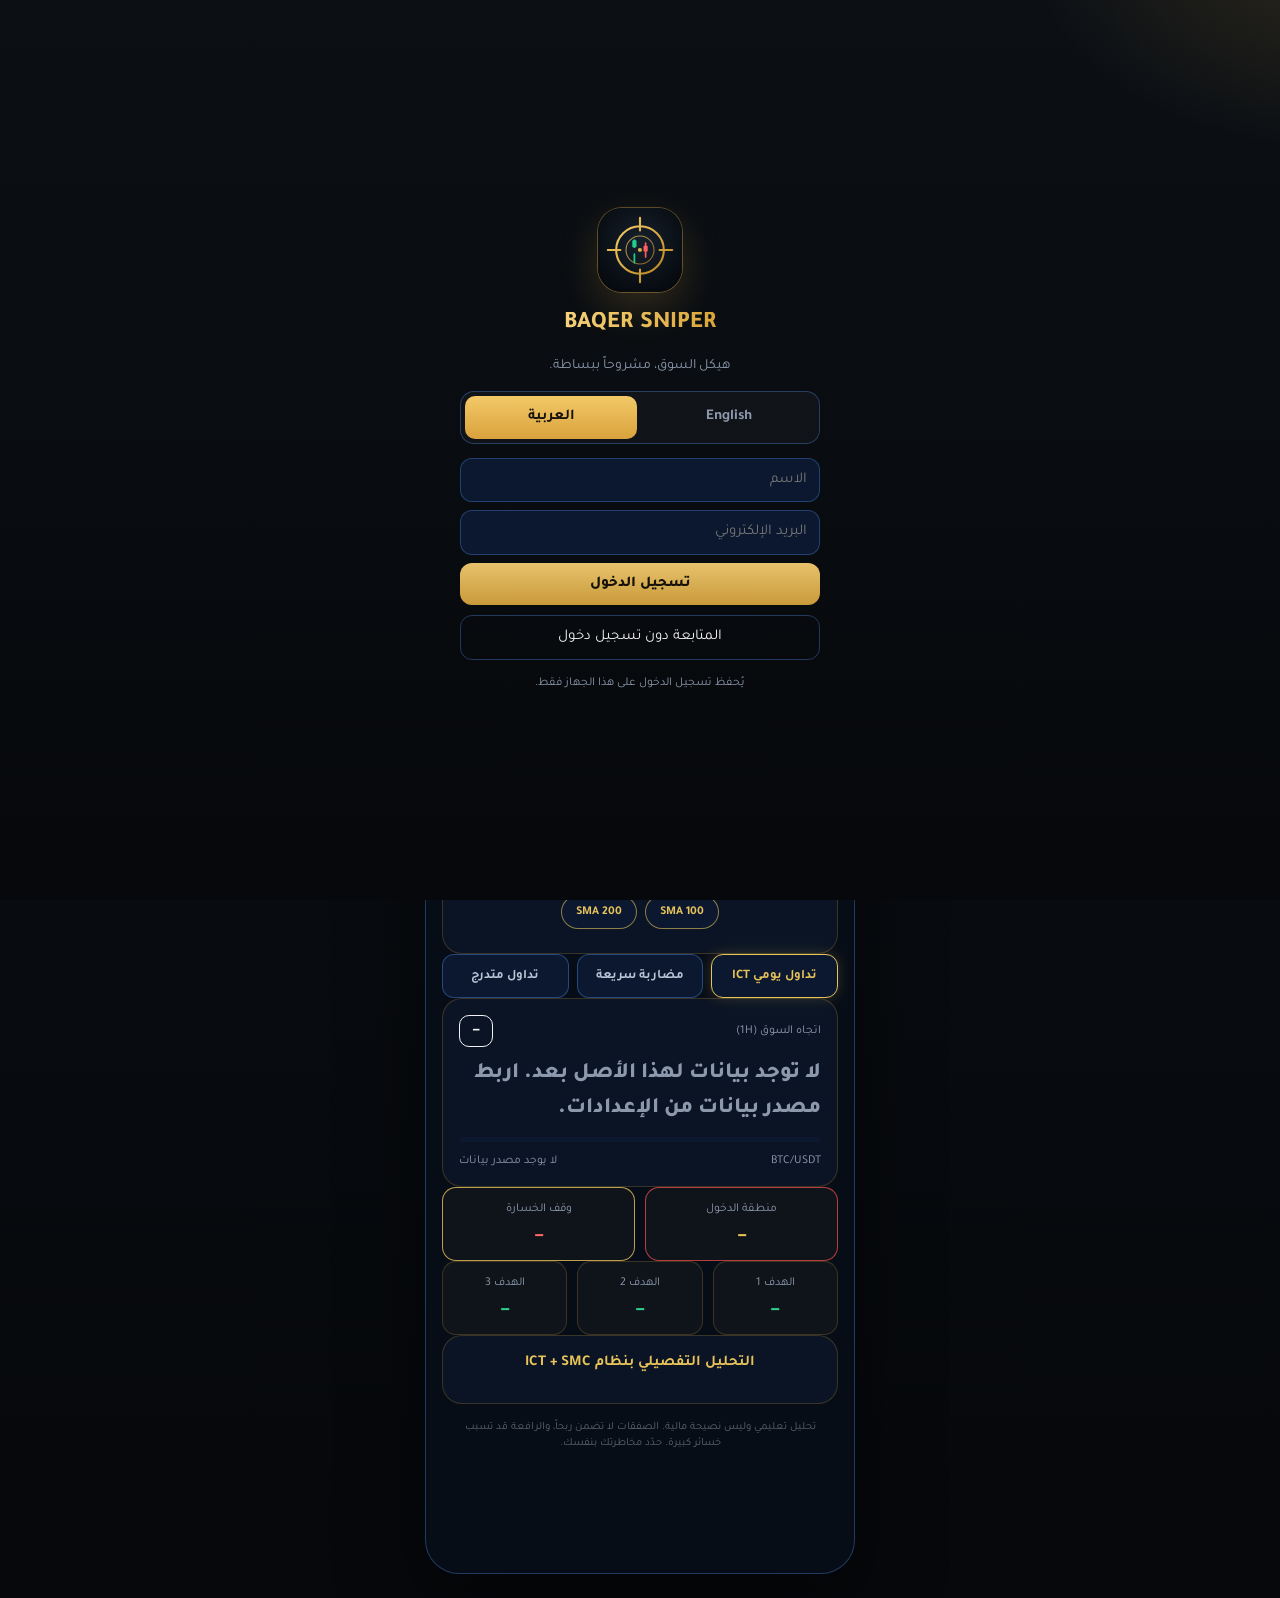
<file: web/index.html>
<!doctype html>
<html lang="en" dir="ltr">
<head>
  <meta charset="utf-8">
  <meta name="viewport" content="width=device-width, initial-scale=1, viewport-fit=cover">
  <meta name="theme-color" content="#06080b">
  <meta name="description" content="Baqer Sniper: ICT and SMC market structure. Educational analysis, not financial advice.">
  <title>Baqer Sniper</title>
  <link rel="manifest" href="manifest.webmanifest">
  <link rel="icon" href="logo.svg" type="image/svg+xml">
  <link rel="stylesheet" href="https://fonts.googleapis.com/css2?family=Space+Grotesk:wght@500;600;700&family=Inter:wght@400;500;600&family=Tajawal:wght@400;500;700;800&display=swap">
  <link rel="stylesheet" href="styles.css">
</head>
<body>

<main class="phone" id="app" data-view="analysis">

  <header class="top">
    <button type="button" class="ico" id="menu-btn" aria-label="Menu" aria-expanded="false" aria-controls="drawer">
      <svg viewBox="0 0 24 24" width="22" height="22" aria-hidden="true"><path d="M4 7h16M4 12h16M4 17h16" stroke="currentColor" stroke-width="2" stroke-linecap="round"/></svg>
    </button>
    <div class="title">
      <h1 data-i18n="appName">Radar</h1>
      <p data-i18n="appSub">Markets analysis</p>
    </div>
    <div class="live" id="live"><span class="dot"></span><span id="live-text" data-i18n="live">Live</span><span class="clock" id="clock">--:--:--</span><span class="rf" aria-hidden="true">&#8635;</span></div>
  </header>

  <section class="tickers" id="tickers" aria-label="Instruments"></section>

  <div class="main-only">
    <h3 class="sec-h" data-i18n="structTitle">ICT + SMC structure</h3>
    <section class="card zones-card">
      <div class="zgrid">
        <div class="z"><span data-i18n="orderBlock">Order block</span><b id="z-ob">—</b></div>
        <div class="z"><span data-i18n="fvgLbl">FVG</span><b id="z-fvg">—</b></div>
        <div class="z"><span data-i18n="bslLbl">BSL liquidity</span><b class="blue" id="z-bsl">—</b></div>
        <div class="z"><span data-i18n="sslLbl">SSL liquidity</span><b class="down" id="z-ssl">—</b></div>
      </div>
    </section>

    <section class="card chart-card">
      <div class="row"><span class="gold-t" data-i18n="chartTitle">Chart</span><span class="muted" id="chart-price">—</span></div>
      <div id="tv" class="tv" aria-label="TradingView chart"></div>
      <div class="ctl" role="group" aria-label="Moving averages">
        <button type="button" data-show="ema9" aria-pressed="false">EMA 9</button>
        <button type="button" data-show="ema21" aria-pressed="false">EMA 21</button>
        <button type="button" data-show="ema" aria-pressed="true">EMA 50</button>
        <button type="button" data-show="sma20" aria-pressed="false">SMA 20</button>
        <button type="button" data-show="sma100" aria-pressed="false">SMA 100</button>
        <button type="button" data-show="sma200" aria-pressed="false">SMA 200</button>
      </div>
      <p class="chart-read" id="chart-read"></p>
    </section>

    <div class="modes" role="tablist" aria-label="Trading style">
      <button type="button" role="tab" data-tf="1h" aria-selected="true" data-i18n="modeDay">Day ICT</button>
      <button type="button" role="tab" data-tf="15m" aria-selected="false" data-i18n="modeScalp">Scalp</button>
      <button type="button" role="tab" data-tf="4h" aria-selected="false" data-i18n="modeSwing">Swing</button>
    </div>

    <section class="card trend-card">
      <div class="row">
        <span class="muted"><span data-i18n="marketTrend">Market trend</span> (<span id="tf-name">1H</span>)</span>
        <span class="badge" id="signal-badge">—</span>
      </div>
      <div class="trend" id="trend-line">—</div>
      <div class="bar"><i id="trend-bar"></i></div>
      <div class="asset-row"><span id="asset-name">BTC/USDT</span><span id="src" class="muted">—</span></div>
    </section>

    <section class="plan">
      <div class="pl"><span data-i18n="entryZone">Entry zone</span><b class="gold" id="p-en">—</b></div>
      <div class="pl"><span data-i18n="stopLoss">Stop loss</span><b class="down" id="p-sl">—</b></div>
    </section>
    <section class="plan tps">
      <div class="pl tp"><span data-i18n="tp1">TP1</span><b id="p-t1">—</b></div>
      <div class="pl tp"><span data-i18n="tp2">TP2</span><b id="p-t2">—</b></div>
      <div class="pl tp"><span data-i18n="tp3">TP3</span><b id="p-t3">—</b></div>
    </section>
    <span id="rr" hidden></span>

    <section class="card analysis-card">
      <h2 data-i18n="detailTitle">Detailed analysis (ICT + SMC)</h2>
      <div id="analysis" class="levels"></div>
    </section>
  </div>

  <section class="panel" id="markets-panel" hidden>
    <h2 data-i18n="marketsTitle">Markets</h2>
    <div id="markets"></div>
  </section>

  <section class="panel" id="alerts-panel" hidden>
    <h2 data-i18n="alertsTitle">Alerts</h2>
    <label class="toggle"><input type="checkbox" id="pref-signal"> <span data-i18n="alertSignal">Notify me when a new signal appears</span></label>
    <label class="toggle"><input type="checkbox" id="pref-tp"> <span data-i18n="alertTp">Notify me when a trade closes (win or loss)</span></label>
    <button type="button" class="btn" id="notify-btn" data-i18n="enableNotif">Enable notifications</button>
    <p class="muted" id="alerts-note" data-i18n="alertsNote">Notifications appear only while the page is open in your browser.</p>
  </section>

  <section class="panel" id="settings-panel" hidden>
    <h2 data-i18n="settingsTitle">Settings</h2>
    <label class="field"><span data-i18n="risk">Risk profile</span>
      <select id="profile">
        <option value="balanced" data-i18n="riskBalanced">Balanced (targets 1.5R, 2.5R, 4R)</option>
        <option value="sniper" data-i18n="riskSniper">Sniper (tight stop, far targets)</option>
        <option value="scalp" data-i18n="riskScalp">Scalp (very tight stop, quick targets)</option>
      </select>
    </label>
    <p class="muted" data-i18n="riskNote">Sniper uses a tighter stop and farther targets. Far targets are hit less often. This is a setting, not a promise of results.</p>
    <label class="field"><span data-i18n="instrument">Instrument</span><select id="inst-select"></select></label>
    <label class="field"><span data-i18n="importCsv">Import candles (CSV from MT5)</span><input type="file" id="csv" accept=".csv,text/csv"></label>
    <label class="field"><span data-i18n="dataUrl">Live data link (CSV or JSON)</span><input type="url" id="data-url" placeholder="https://" inputmode="url"></label>
    <div class="row-btns"><button type="button" class="btn" id="data-save" data-i18n="dataSave">Connect data</button><button type="button" class="ghost" id="data-clear" data-i18n="dataClear">Disconnect</button></div>
    <p class="muted" data-i18n="dataNote">The app reads this link every minute. The file needs columns open, high, low, close (and time if available). Each instrument can have its own link.</p>
    <p class="muted" id="data-note"></p>
    <p class="muted" id="csv-note"></p>
    <div id="journal-box" class="journal"></div>
  </section>

  <section class="panel" id="calendar-panel" hidden>
    <h2 data-i18n="calendarTitle">Calendar</h2>
    <ul class="sessions">
      <li><b data-i18n="sessLondon">London session</b><span>10:00 – 19:00</span></li>
      <li><b data-i18n="sessNewYork">New York session</b><span>16:30 – 23:30</span></li>
      <li><b data-i18n="sessAsia">Asia session</b><span>03:00 – 12:00</span></li>
    </ul>
    <div id="econ" class="econ"></div>
    <h2 class="mt" data-i18n="newsTitle">Market news</h2>
    <div id="newslist" class="newslist"></div>
    <button type="button" class="ghost" id="news-refresh" data-i18n="refresh">Refresh</button>
    <p class="muted" data-i18n="calendarNote">Times are Riyadh time. Economic news appears once a data provider is connected.</p>
  </section>

  
  <p class="disclaimer" data-i18n="disclaimer">Educational analysis, not financial advice.</p>
  <svg hidden aria-hidden="true"><circle id="ring-arc" r="1"></circle></svg><span id="ring-num" hidden></span>
</main>

<section class="welcome" id="welcome" aria-labelledby="wel-title" hidden>
  <div class="wel-card">
    <img class="wel-logo" src="logo.svg" alt="" width="84" height="84">
    <h1 id="wel-title" class="wel-title"><span class="wordmark">BAQER <span class="grad">SNIPER</span></span></h1>
    <p class="wel-sub" data-i18n="welSub">Market structure, explained simply.</p>
    <div class="seg2 wel-lang" role="group" aria-label="Language">
      <button type="button" data-lang="en" aria-pressed="true">English</button>
      <button type="button" data-lang="ar" aria-pressed="false">العربية</button>
    </div>
    <div id="wel-new">
      <form id="wel-form" class="signin">
        <input id="wel-name" type="text" autocomplete="name" placeholder="Name" data-i18nph="namePh" required>
        <input id="wel-email" type="email" autocomplete="email" placeholder="Email" data-i18nph="emailPh" required>
        <button type="submit" class="btn" data-i18n="signIn">Sign in</button>
      </form>
      <button type="button" class="ghost" id="wel-guest" data-i18n="welGuest">Continue without signing in</button>
    </div>
    <div id="wel-back" hidden>
      <p class="wel-hi" id="wel-hi"></p>
      <button type="button" class="btn" id="wel-continue" data-i18n="welContinue">Continue</button>
    </div>
    <p class="muted wel-hint" data-i18n="welHint">Your sign-in is saved on this device only.</p>
  </div>
</section>
<div class="scrim" id="scrim" hidden></div>
<aside class="drawer" id="drawer" hidden aria-label="Menu">
  <div class="dr-head">
    <div class="wordmark">BAQER <span class="grad">SNIPER</span></div>
    <button type="button" class="ico" id="drawer-close" aria-label="Close menu">×</button>
  </div>

  <section class="dr-sec">
    <div class="dr-label" data-i18n="account">Account</div>
    <div id="acct-state" class="muted"></div>
    <form id="signin-form" class="signin">
      <input id="su-name" type="text" autocomplete="name" placeholder="Name" data-i18nph="namePh" required>
      <input id="su-email" type="email" autocomplete="email" placeholder="Email" data-i18nph="emailPh" required>
      <button type="submit" class="btn" data-i18n="signIn">Sign in</button>
    </form>
    <button type="button" class="ghost" id="signout" hidden data-i18n="signOut">Sign out</button>
    <p class="muted" data-i18n="localAccount">This sign-in is saved on this device only.</p>
  </section>

  <section class="dr-sec">
    <div class="dr-label" data-i18n="language">Language</div>
    <div class="seg2">
      <button type="button" data-lang="en">English</button>
      <button type="button" data-lang="ar">العربية</button>
    </div>
  </section>

  <section class="dr-sec">
    <div class="dr-label" data-i18n="go">Go to</div>
    <button type="button" class="dr-item" data-go="settings" data-i18n="menuSettings">Settings and risk profile</button>
    <button type="button" class="dr-item" data-go="alerts" data-i18n="alertsTitle">Alerts</button>
    <button type="button" class="dr-item" data-go="markets" data-i18n="marketsTitle">Markets</button>
    <button type="button" class="dr-item" data-go="calendar" data-i18n="calendarTitle">Calendar</button>
  </section>

  <section class="dr-sec">
    <div class="dr-label" data-i18n="about">About</div>
    <p class="muted" data-i18n="aboutText">Baqer Sniper is an educational market-structure tool. It does not place trades and does not guarantee results.</p>
  </section>
</aside>

<nav class="nav" aria-label="Main navigation">
  <button type="button" data-tab="settings"><svg viewBox="0 0 24 24" width="22" height="22" fill="none" stroke="currentColor" stroke-width="1.8" aria-hidden="true"><circle cx="12" cy="12" r="3"/><path d="M12 2v3M12 19v3M2 12h3M19 12h3"/></svg><span data-i18n="navSettings">Settings</span></button>
  <button type="button" data-tab="alerts"><svg viewBox="0 0 24 24" width="22" height="22" fill="none" stroke="currentColor" stroke-width="1.8" aria-hidden="true"><path d="M6 16v-5a6 6 0 0 1 12 0v5l2 2H4z"/></svg><span data-i18n="navAlerts">Alerts</span></button>
  <button type="button" data-tab="calendar"><svg viewBox="0 0 24 24" width="22" height="22" fill="none" stroke="currentColor" stroke-width="1.8" aria-hidden="true"><rect x="3" y="5" width="18" height="16" rx="2"/><path d="M3 10h18M8 3v4M16 3v4"/></svg><span data-i18n="navCalendar">Calendar</span></button>
  <button type="button" data-tab="analysis" class="on"><svg viewBox="0 0 24 24" width="22" height="22" fill="none" stroke="currentColor" stroke-width="2" aria-hidden="true"><path d="M12 3l1.8 5.2L19 10l-5.2 1.8L12 17l-1.8-5.2L5 10l5.2-1.8z"/></svg><span data-i18n="navAnalysis">Analysis</span></button>
  <button type="button" data-tab="markets"><svg viewBox="0 0 24 24" width="22" height="22" fill="none" stroke="currentColor" stroke-width="2" aria-hidden="true"><path d="M7 4v16M7 4l-3 3M7 4l3 3M17 20V4M17 20l-3-3M17 20l3-3"/></svg><span data-i18n="navMarkets">Markets</span></button>
</nav>

<script src="analysis.js"></script>
<script src="app.js"></script>
</body>
</html>
</file>
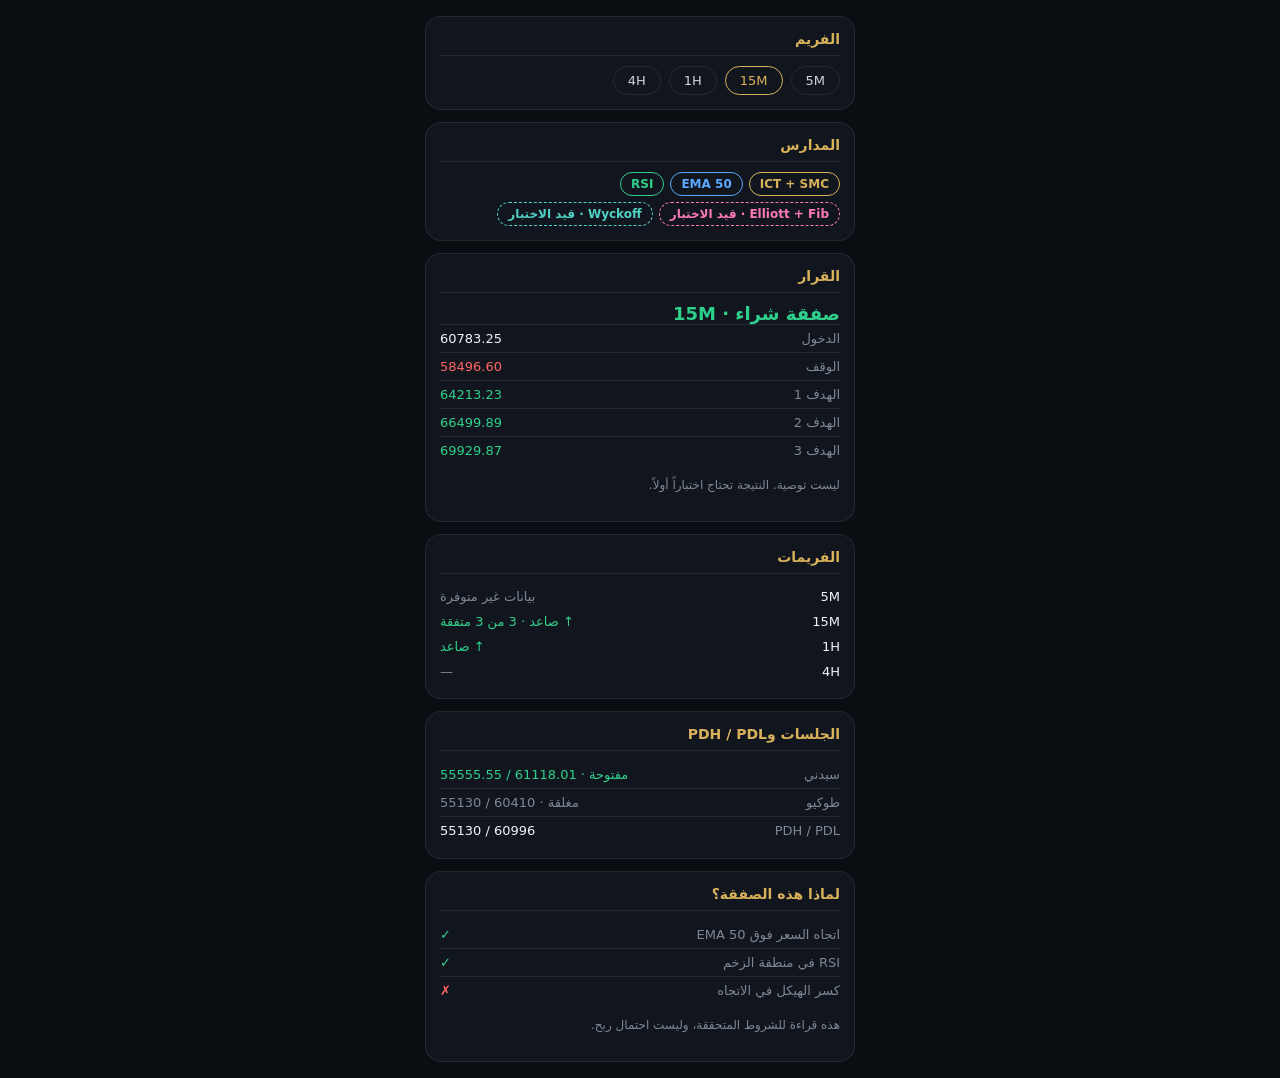
<file: preview/analysis-order.html>
<!doctype html>
<html lang="ar" dir="rtl">
<head>
<meta charset="utf-8">
<meta name="viewport" content="width=device-width,initial-scale=1">
<title>نموذج ترتيب التحليل</title>
<style>
  :root{ --bg:#0a0d12; --card:#11161e; --card2:#161c26; --line:rgba(255,255,255,.08); --fg:#f1f2f4; --muted:#7f8794; --gold:#d9b15a; --up:#2fd08b; --down:#ff6464; --blue:#5aa8ff; }
  *{box-sizing:border-box} body{margin:0;background:var(--bg);color:var(--fg);font-family:Tajawal,"Segoe UI",system-ui,sans-serif;padding:16px}
  .wrap{max-width:430px;margin:0 auto;display:grid;gap:12px}
  .sec{background:var(--card);border:1px solid var(--line);border-radius:16px;padding:14px}
  .sec h3{margin:0 0 10px;font-size:14px;color:var(--gold);padding-bottom:8px;border-bottom:1px solid var(--line)}
  .tfs{display:flex;gap:8px;flex-wrap:wrap}
  .tf{border:1px solid var(--line);border-radius:999px;padding:6px 14px;font-size:13px;color:#cfd3da}
  .tf.on{border-color:var(--gold);color:var(--gold)}
  .chips{display:flex;flex-wrap:wrap;gap:6px}
  .chip{border-radius:999px;padding:4px 10px;font-size:12px;font-weight:700}
  .dec{font-size:18px;font-weight:800;color:var(--up)}
  .row{display:flex;justify-content:space-between;font-size:13px;padding:6px 0;border-top:1px solid var(--line)}
  .row:first-of-type{border-top:0}
  .row span:first-child{color:var(--muted)}
  .fr{display:flex;justify-content:space-between;font-size:13px;padding:5px 0}
  .up{color:var(--up)} .down{color:var(--down)} .muted{color:var(--muted)}
  .small{font-size:12px;color:var(--muted);line-height:1.6}
</style>
</head>
<body>
<div class="wrap">

  <section class="sec">
    <h3>الفريم</h3>
    <div class="tfs">
      <span class="tf">5M</span><span class="tf on">15M</span><span class="tf">1H</span><span class="tf">4H</span>
    </div>
  </section>

  <section class="sec">
    <h3>المدارس</h3>
    <div class="chips">
      <span class="chip" style="border:1px solid #d9b15a;color:#d9b15a">ICT + SMC</span>
      <span class="chip" style="border:1px solid #5aa8ff;color:#5aa8ff">EMA 50</span>
      <span class="chip" style="border:1px solid #2fd08b;color:#2fd08b">RSI</span>
      <span class="chip" style="border:1px dashed #ff7ab8;color:#ff7ab8">Elliott + Fib · قيد الاختبار</span>
      <span class="chip" style="border:1px dashed #4fd1c5;color:#4fd1c5">Wyckoff · قيد الاختبار</span>
    </div>
  </section>

  <section class="sec">
    <h3>القرار</h3>
    <div class="dec">صفقة شراء · 15M</div>
    <div class="row"><span>الدخول</span><span>60783.25</span></div>
    <div class="row"><span>الوقف</span><span class="down">58496.60</span></div>
    <div class="row"><span>الهدف 1</span><span class="up">64213.23</span></div>
    <div class="row"><span>الهدف 2</span><span class="up">66499.89</span></div>
    <div class="row"><span>الهدف 3</span><span class="up">69929.87</span></div>
    <p class="small">ليست توصية. النتيجة تحتاج اختباراً أولاً.</p>
  </section>

  <section class="sec">
    <h3>الفريمات</h3>
    <div class="fr"><span>5M</span><span class="muted">بيانات غير متوفرة</span></div>
    <div class="fr"><span>15M</span><span class="up">↑ صاعد · 3 من 3 متفقة</span></div>
    <div class="fr"><span>1H</span><span class="up">↑ صاعد</span></div>
    <div class="fr"><span>4H</span><span class="muted">—</span></div>
  </section>

  <section class="sec">
    <h3>الجلسات وPDH / PDL</h3>
    <div class="row"><span>سيدني</span><span class="up">مفتوحة · 61118.01 / 55555.55</span></div>
    <div class="row"><span>طوكيو</span><span class="muted">مغلقة · 60410 / 55130</span></div>
    <div class="row"><span>PDH / PDL</span><span>60996 / 55130</span></div>
  </section>

  <section class="sec">
    <h3>لماذا هذه الصفقة؟</h3>
    <div class="row"><span>اتجاه السعر فوق EMA 50</span><span class="up">✓</span></div>
    <div class="row"><span>RSI في منطقة الزخم</span><span class="up">✓</span></div>
    <div class="row"><span>كسر الهيكل في الاتجاه</span><span class="down">✗</span></div>
    <p class="small">هذه قراءة للشروط المتحققة، وليست احتمال ربح.</p>
  </section>

</div>
</body>
</html>
</file>
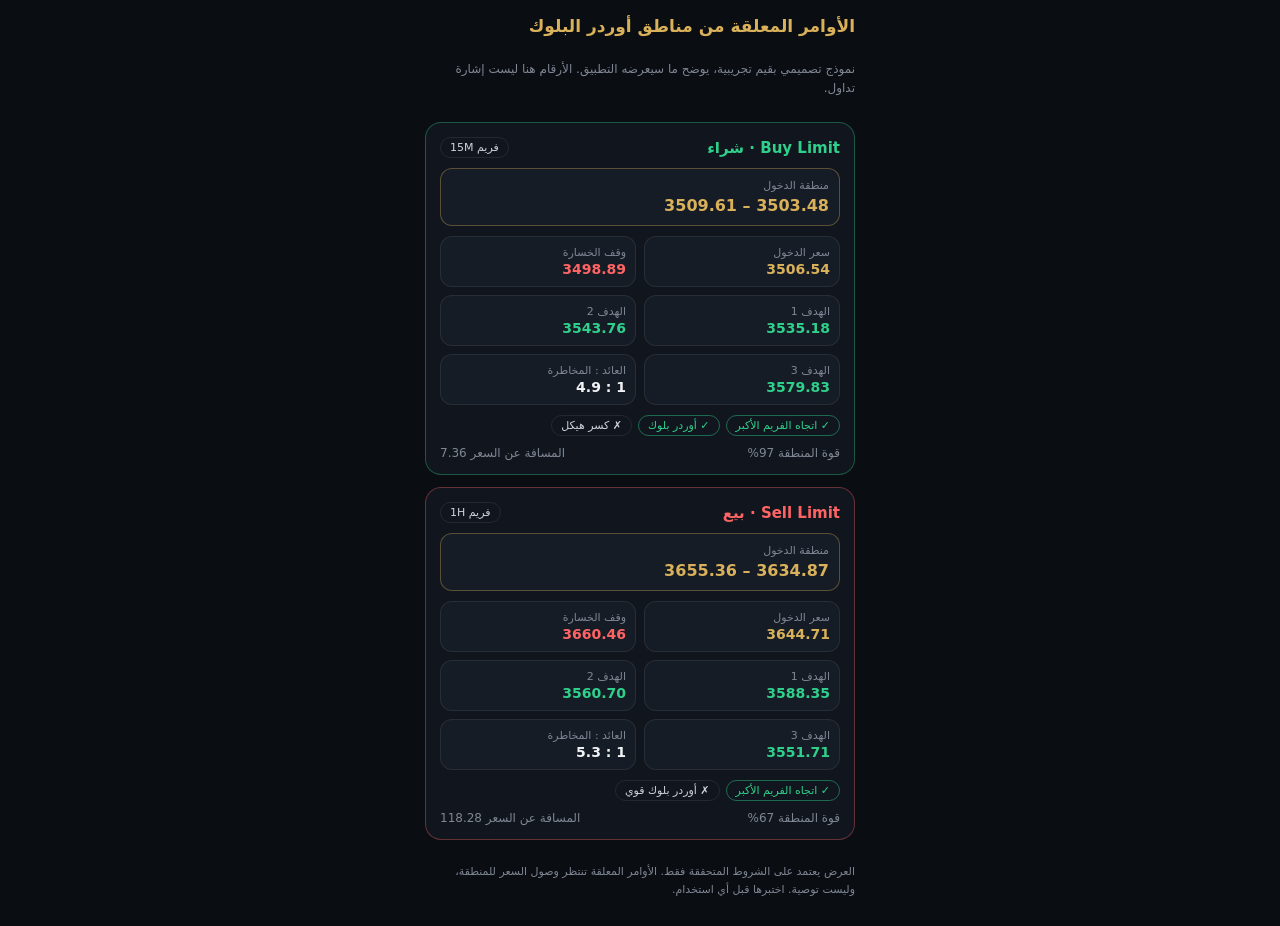
<file: preview/pending-orders.html>
<!doctype html>
<html lang="ar" dir="rtl">
<head>
<meta charset="utf-8">
<meta name="viewport" content="width=device-width,initial-scale=1">
<title>نموذج الأوامر المعلقة</title>
<style>
  :root{ --bg:#0a0d12; --card:#11161e; --card2:#161c26; --line:rgba(255,255,255,.08); --fg:#f1f2f4; --muted:#7f8794; --gold:#d9b15a; --up:#2fd08b; --down:#ff6464; --blue:#5aa8ff; }
  *{box-sizing:border-box} body{margin:0;background:var(--bg);color:var(--fg);font-family:Tajawal,"Segoe UI",system-ui,sans-serif;padding:16px}
  .wrap{max-width:430px;margin:0 auto;display:grid;gap:12px}
  h2{margin:0;color:var(--gold);font-size:17px}
  .note{color:var(--muted);font-size:12px;line-height:1.6}
  .order{background:var(--card);border:1px solid var(--line);border-radius:16px;padding:14px;display:grid;gap:10px}
  .order.buy{border-color:rgba(47,208,139,.35)} .order.sell{border-color:rgba(255,100,100,.35)}
  .head{display:flex;justify-content:space-between;align-items:center;gap:8px}
  .side{font-weight:800;font-size:15px} .buy .side{color:var(--up)} .sell .side{color:var(--down)}
  .pill{font-size:11px;border:1px solid var(--line);border-radius:999px;padding:3px 9px;color:#cfd3da}
  .zone{background:var(--card2);border:1px solid rgba(217,177,90,.35);border-radius:12px;padding:10px;display:grid;gap:4px}
  .zone .lbl{font-size:11px;color:var(--muted)} .zone .val{font-size:16px;font-weight:700;color:var(--gold);font-variant-numeric:tabular-nums}
  .grid{display:grid;grid-template-columns:1fr 1fr;gap:8px}
  .cell{background:var(--card2);border:1px solid var(--line);border-radius:12px;padding:9px}
  .cell .lbl{font-size:11px;color:var(--muted)} .cell .val{font-size:14px;font-weight:700;font-variant-numeric:tabular-nums;margin-top:2px}
  .stop .val{color:var(--down)} .tp .val{color:var(--up)} .entry .val{color:var(--gold)}
  .meta{display:flex;justify-content:space-between;font-size:12px;color:var(--muted)}
  .checks{display:flex;flex-wrap:wrap;gap:6px}
  .chk{font-size:11px;border-radius:999px;padding:3px 9px;border:1px solid var(--line);color:#cfd3da}
  .chk.ok{border-color:rgba(47,208,139,.45);color:var(--up)}
  .foot{font-size:11px;color:var(--muted);line-height:1.6}
</style>
</head>
<body>
<div class="wrap">
  <h2>الأوامر المعلقة من مناطق أوردر البلوك</h2>
  <p class="note">نموذج تصميمي بقيم تجريبية، يوضح ما سيعرضه التطبيق. الأرقام هنا ليست إشارة تداول.</p>

  <div class="order buy">
    <div class="head"><span class="side">Buy Limit · شراء</span><span class="pill">فريم 15M</span></div>
    <div class="zone"><span class="lbl">منطقة الدخول</span><span class="val">3503.48 – 3509.61</span></div>
    <div class="grid">
      <div class="cell entry"><div class="lbl">سعر الدخول</div><div class="val">3506.54</div></div>
      <div class="cell stop"><div class="lbl">وقف الخسارة</div><div class="val">3498.89</div></div>
      <div class="cell tp"><div class="lbl">الهدف 1</div><div class="val">3535.18</div></div>
      <div class="cell tp"><div class="lbl">الهدف 2</div><div class="val">3543.76</div></div>
      <div class="cell tp"><div class="lbl">الهدف 3</div><div class="val">3579.83</div></div>
      <div class="cell"><div class="lbl">العائد : المخاطرة</div><div class="val">1 : 4.9</div></div>
    </div>
    <div class="checks"><span class="chk ok">✓ اتجاه الفريم الأكبر</span><span class="chk ok">✓ أوردر بلوك</span><span class="chk">✗ كسر هيكل</span></div>
    <div class="meta"><span>قوة المنطقة 97%</span><span>المسافة عن السعر 7.36</span></div>
  </div>

  <div class="order sell">
    <div class="head"><span class="side">Sell Limit · بيع</span><span class="pill">فريم 1H</span></div>
    <div class="zone"><span class="lbl">منطقة الدخول</span><span class="val">3634.87 – 3655.36</span></div>
    <div class="grid">
      <div class="cell entry"><div class="lbl">سعر الدخول</div><div class="val">3644.71</div></div>
      <div class="cell stop"><div class="lbl">وقف الخسارة</div><div class="val">3660.46</div></div>
      <div class="cell tp"><div class="lbl">الهدف 1</div><div class="val">3588.35</div></div>
      <div class="cell tp"><div class="lbl">الهدف 2</div><div class="val">3560.70</div></div>
      <div class="cell tp"><div class="lbl">الهدف 3</div><div class="val">3551.71</div></div>
      <div class="cell"><div class="lbl">العائد : المخاطرة</div><div class="val">1 : 5.3</div></div>
    </div>
    <div class="checks"><span class="chk ok">✓ اتجاه الفريم الأكبر</span><span class="chk">✗ أوردر بلوك قوي</span></div>
    <div class="meta"><span>قوة المنطقة 67%</span><span>المسافة عن السعر 118.28</span></div>
  </div>

  <p class="foot">العرض يعتمد على الشروط المتحققة فقط. الأوامر المعلقة تنتظر وصول السعر للمنطقة، وليست توصية. اختبرها قبل أي استخدام.</p>
</div>
</body>
</html>
</file>
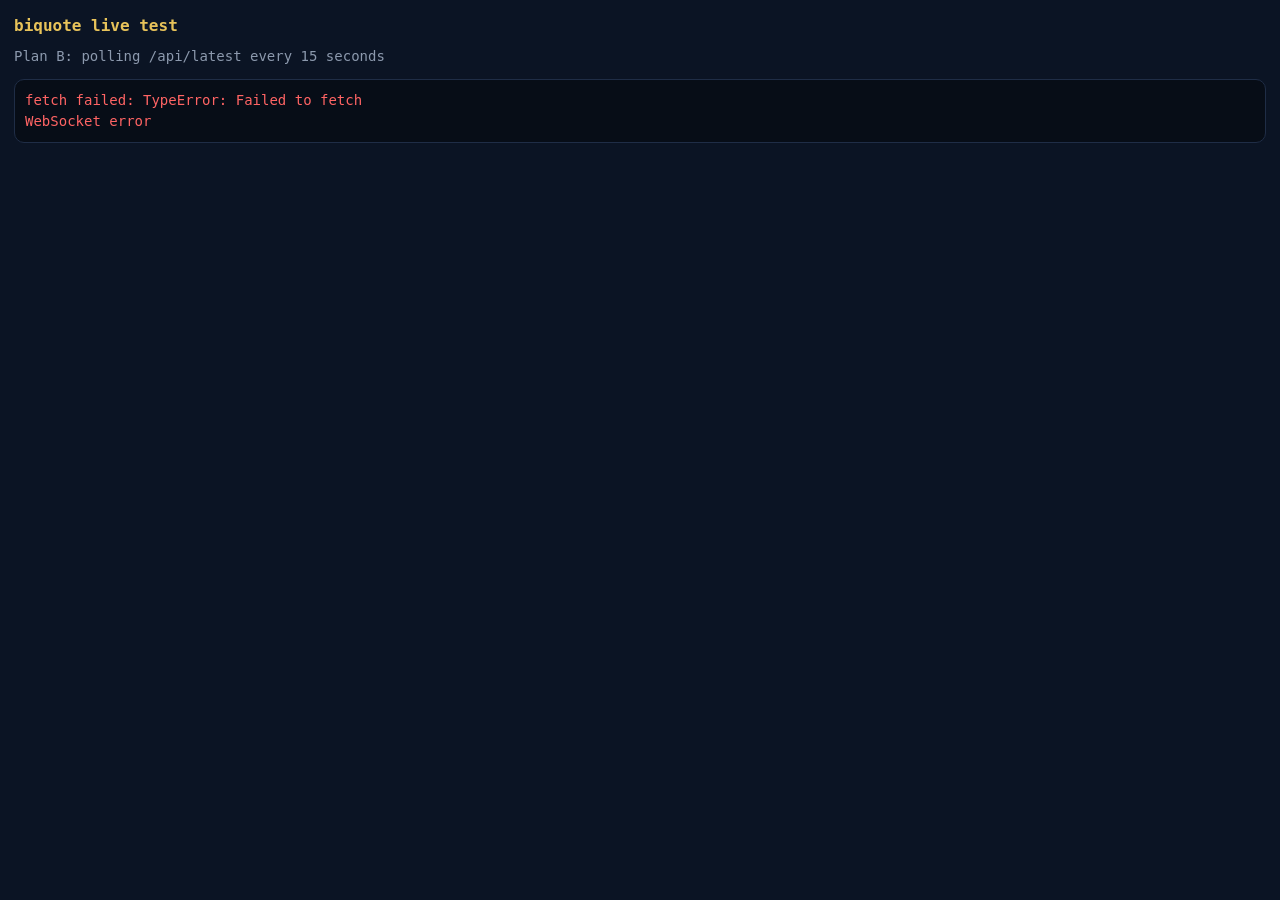
<file: pages-site/lab/biquote-test.html>
<!doctype html>
<html lang="en"><head><meta charset="utf-8"><meta name="viewport" content="width=device-width,initial-scale=1">
<title>biquote live test</title>
<style>
body{margin:0;background:#0b1424;color:#e6eaf2;font:14px/1.5 ui-monospace,Menlo,monospace;padding:14px}
h1{font-size:16px;color:#e8c35a;margin:0 0 8px}
#status{margin:6px 0 12px;color:#8c99ad}
#log{white-space:pre-wrap;word-break:break-all;background:#070d17;border:1px solid #1f2d46;border-radius:10px;padding:10px;max-height:70vh;overflow:auto}
.ok{color:#2fd08b}.bad{color:#ff6464}
</style></head><body>
<h1>biquote live test</h1>
<div id="status">starting...</div>
<div id="log"></div>
<script>
var statusEl = document.getElementById("status"), logEl = document.getElementById("log");
function line(t, cls){ var d = document.createElement("div"); if (cls) d.className = cls; d.textContent = t; logEl.insertBefore(d, logEl.firstChild); }
function status(t, cls){ statusEl.textContent = t; statusEl.className = cls || ""; }
var SYMS = ["XAUUSD", "EURUSD", "GBPUSD"];

// Plan A: plain WebSocket to the hub (no SignalR negotiation).
// SignalR JSON protocol: messages are separated by the 0x1e character.
function tryWebSocket() {
  var ws;
  try { ws = new WebSocket("wss://biquote.io/hubs/tick"); } catch (e) { line("WebSocket constructor failed: " + e, "bad"); return fallback(); }
  var opened = false;
  ws.onopen = function () {
    opened = true;
    ws.send(JSON.stringify({ protocol: "json", version: 1 }) + "\u001e");
    ws.send(JSON.stringify({ type: 1, target: "Subscribe", arguments: [SYMS] }) + "\u001e");
    status("WebSocket connected (plan A)", "ok");
  };
  ws.onmessage = function (ev) {
    String(ev.data).split("\u001e").forEach(function (part) {
      if (!part) return;
      try {
        var m = JSON.parse(part);
        if (m.type === 1 && m.target === "ReceiveTick") line(new Date().toLocaleTimeString() + "  " + JSON.stringify(m.arguments[0]));
        else if (m.type === 6) { /* ping */ }
        else line("other: " + part.slice(0, 200));
      } catch (e) { line("raw: " + part.slice(0, 200)); }
    });
  };
  ws.onerror = function () { line("WebSocket error", "bad"); };
  ws.onclose = function () { if (!opened) fallback(); else status("WebSocket closed", "bad"); };
}

// Plan B: plain HTTP polling of /api/latest (batch, all symbols in one request).
var pollTimer = null;
function fallback() {
  status("Plan B: polling /api/latest every 15 seconds", "");
  function poll() {
    var q = SYMS.map(function (s) { return "symbols=" + s; }).join("&");
    fetch("https://biquote.io/api/latest?" + q, { cache: "no-store" })
      .then(function (r) { return r.text().then(function (t) { return { ok: r.ok, code: r.status, t: t }; }); })
      .then(function (x) {
        if (!x.ok) { line("HTTP " + x.code + ": " + x.t.slice(0, 200), "bad"); return; }
        line(new Date().toLocaleTimeString() + "  " + x.t.slice(0, 400));
      })
      .catch(function (e) { line("fetch failed: " + e, "bad"); });
  }
  poll();
  pollTimer = setInterval(poll, 15000);
}

tryWebSocket();
</script></body></html>
</file>
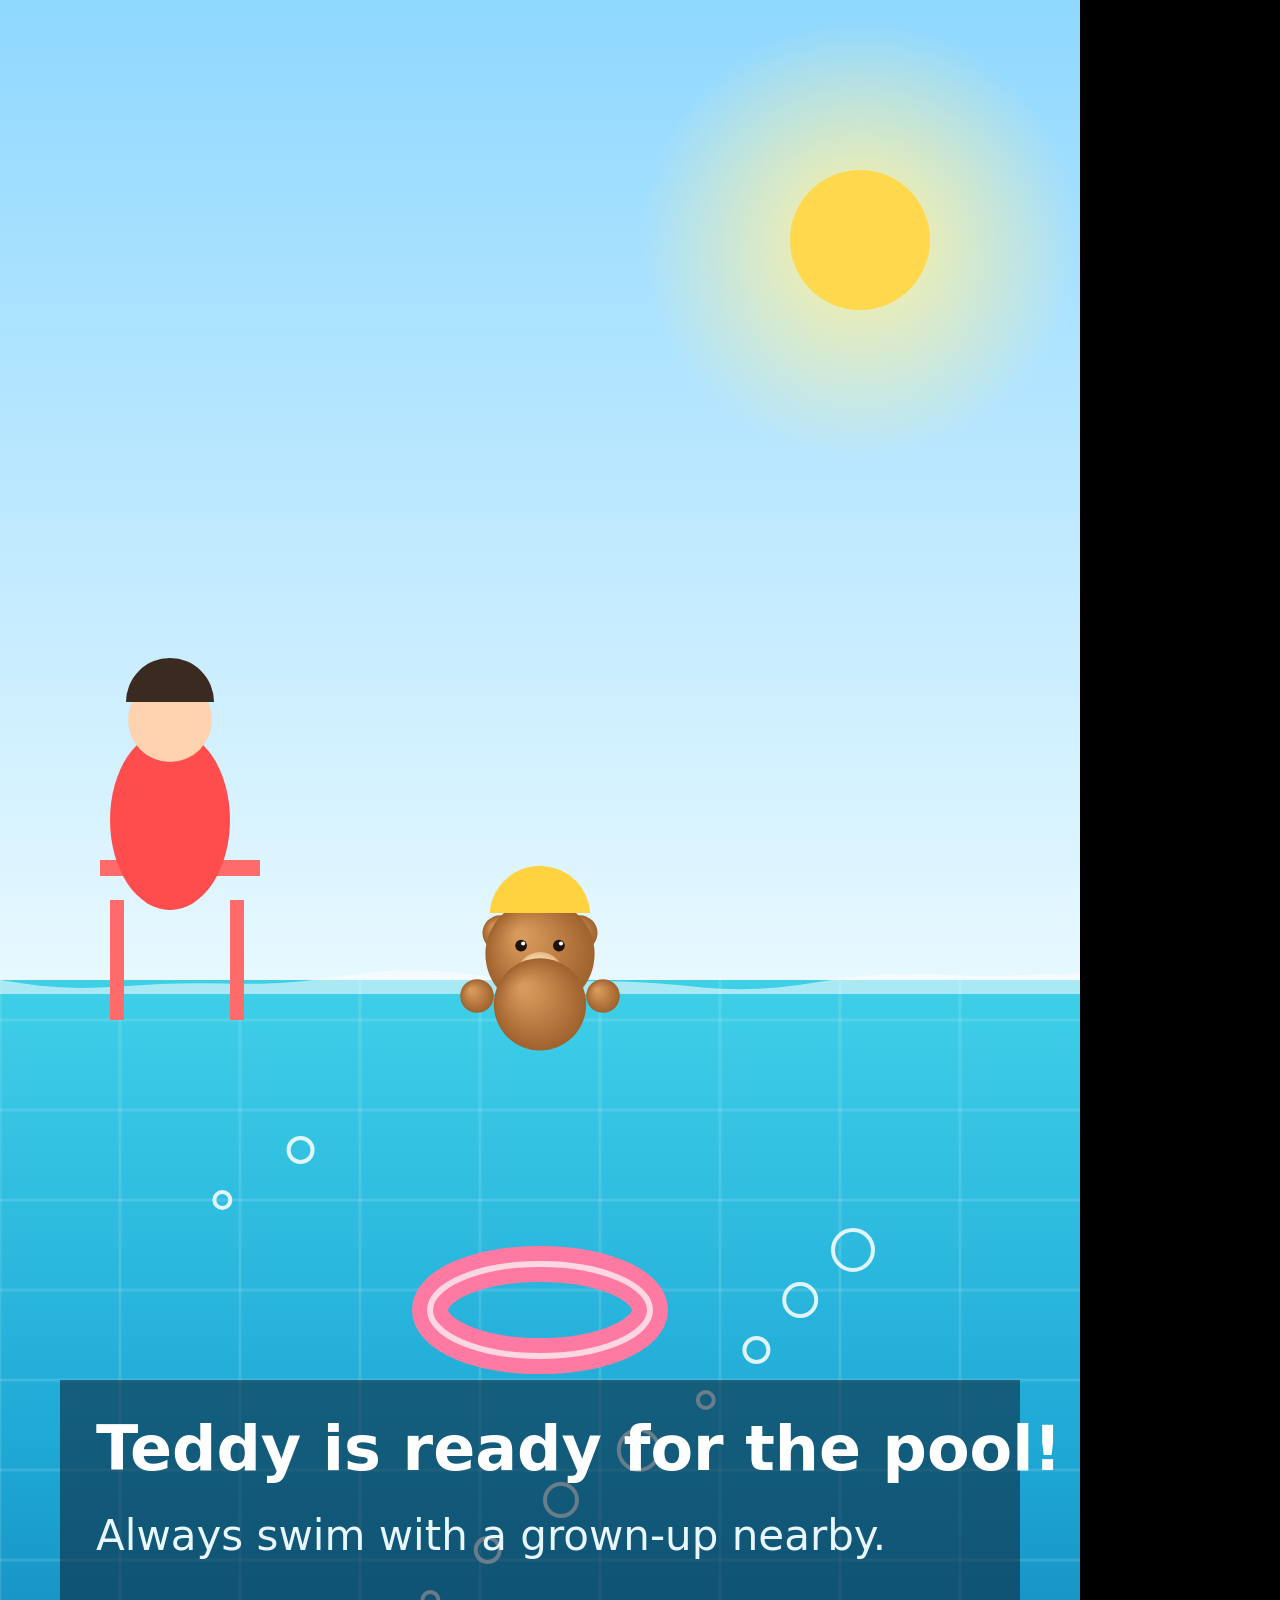
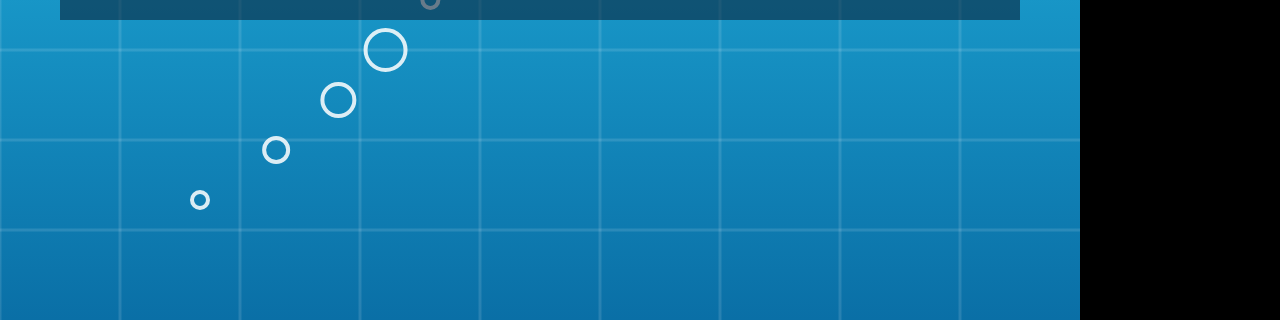
<file: team/production/kids-swim-01/scene.html>
<!doctype html>
<html><head><meta charset="utf-8">
<style>html,body{margin:0;background:#000}canvas{display:block}</style>
</head><body>
<canvas id="c" width="1080" height="1920"></canvas>
<script>
const cv = document.getElementById("c");
const g = cv.getContext("2d");
const W = 1080, H = 1920;

const CAPTIONS = [
  [0, 8, "Teddy is ready for the pool!", "Always swim with a grown-up nearby."],
  [8, 16, "Floating like a little boat.", "Arms out, face up, and breathe slowly."],
  [16, 24, "Kick, kick, splash!", "Small kicks help you move forward."],
  [24, 32, "Great job, Teddy!", "Ask a grown-up to help you practise."],
];

function caption(t) {
  return CAPTIONS.find(c => t >= c[0] && t < c[1]) || CAPTIONS[CAPTIONS.length - 1];
}

function sky(t) {
  const gr = g.createLinearGradient(0, 0, 0, 1000);
  gr.addColorStop(0, "#8fd8ff");
  gr.addColorStop(1, "#e9f9ff");
  g.fillStyle = gr;
  g.fillRect(0, 0, W, 1000);
  // sun with soft glow
  const sx = 860, sy = 240;
  const glow = g.createRadialGradient(sx, sy, 20, sx, sy, 220);
  glow.addColorStop(0, "rgba(255,240,160,0.95)");
  glow.addColorStop(1, "rgba(255,240,160,0)");
  g.fillStyle = glow; g.fillRect(sx - 240, sy - 240, 480, 480);
  g.fillStyle = "#ffd84d";
  g.beginPath(); g.arc(sx, sy, 70, 0, Math.PI * 2); g.fill();
}

function pool(t) {
  const top = 980, bottom = 1920;
  const gr = g.createLinearGradient(0, top, 0, bottom);
  gr.addColorStop(0, "#3fd0e8");
  gr.addColorStop(0.5, "#1ea8d6");
  gr.addColorStop(1, "#0a6fa6");
  g.fillStyle = gr;
  g.fillRect(0, top, W, bottom - top);
  // tiles on the pool floor, drawn through the water
  g.strokeStyle = "rgba(255,255,255,0.12)";
  g.lineWidth = 3;
  for (let y = top + 40; y < bottom; y += 90) {
    g.beginPath(); g.moveTo(0, y); g.lineTo(W, y); g.stroke();
  }
  for (let x = 0; x < W; x += 120) {
    g.beginPath(); g.moveTo(x, top); g.lineTo(x, bottom); g.stroke();
  }
  // animated surface wave
  g.fillStyle = "rgba(255,255,255,0.55)";
  g.beginPath();
  g.moveTo(0, top);
  for (let x = 0; x <= W; x += 20) {
    const y = top + Math.sin(x / 90 + t * 2.2) * 7 + Math.sin(x / 37 - t * 3.1) * 3;
    g.lineTo(x, y);
  }
  g.lineTo(W, top + 14); g.lineTo(0, top + 14); g.closePath(); g.fill();
}

function deck() {
  g.fillStyle = "#f2c46d";
  g.fillRect(0, 1880, W, 40);
  g.fillStyle = "#e4a94f";
  for (let x = 0; x < W; x += 140) g.fillRect(x, 1880, 4, 40);
}

function lifeguard(t) {
  const x = 170, y = 760;
  // chair
  g.fillStyle = "#ff6b6b";
  g.fillRect(x - 60, y + 140, 14, 120);
  g.fillRect(x + 60, y + 140, 14, 120);
  g.fillRect(x - 70, y + 100, 160, 16);
  // body
  g.fillStyle = "#ff4d4d";
  g.beginPath(); g.ellipse(x, y + 60, 60, 90, 0, 0, Math.PI * 2); g.fill();
  // head
  g.fillStyle = "#ffd3b0";
  g.beginPath(); g.arc(x, y - 40, 42, 0, Math.PI * 2); g.fill();
  g.fillStyle = "#3b2a1f";
  g.beginPath(); g.arc(x, y - 58, 44, Math.PI, 0); g.fill();
  // whistle wave
  const wave = Math.sin(t * 4) > 0 ? 1 : 0;
  if (wave) { g.fillStyle = "#333"; g.fillRect(x + 36, y + 20, 14, 8); }
}

// Teddy bear: layered soft shapes with radial shading (a stylised 3D feel).
function soft(cx, cy, r, base, hi) {
  const gr = g.createRadialGradient(cx - r * 0.35, cy - r * 0.35, r * 0.1, cx, cy, r);
  gr.addColorStop(0, hi);
  gr.addColorStop(1, base);
  g.fillStyle = gr;
  g.beginPath(); g.arc(cx, cy, r, 0, Math.PI * 2); g.fill();
}

function teddy(t, x, y, scale, bob) {
  g.save();
  g.translate(x, y + bob);
  g.scale(scale, scale);
  const brown = "#a0622d", light = "#d89a5b";
  // ears
  soft(-95, -150, 42, brown, light);
  soft(95, -150, 42, brown, light);
  // head
  soft(0, -100, 130, brown, light);
  // snout
  soft(0, -50, 55, "#e7b983", "#fff0d6");
  g.fillStyle = "#2b1a10";
  g.beginPath(); g.arc(0, -66, 12, 0, Math.PI * 2); g.fill();
  // eyes with highlights
  for (const ex of [-45, 45]) {
    g.fillStyle = "#1d130b";
    g.beginPath(); g.arc(ex, -120, 14, 0, Math.PI * 2); g.fill();
    g.fillStyle = "#ffffff";
    g.beginPath(); g.arc(ex + 5, -125, 5, 0, Math.PI * 2); g.fill();
  }
  // smile
  g.strokeStyle = "#2b1a10"; g.lineWidth = 6; g.lineCap = "round";
  g.beginPath(); g.arc(0, -52, 22, 0.2 * Math.PI, 0.8 * Math.PI); g.stroke();
  // yellow swim cap
  g.fillStyle = "#ffd23f";
  g.beginPath(); g.arc(0, -190, 120, Math.PI * 1.02, Math.PI * 1.98); g.closePath(); g.fill();
  // body
  soft(0, 20, 110, brown, light);
  // arms
  soft(-150, 0, 40, brown, light);
  soft(150, 0, 40, brown, light);
  g.restore();
}

function ring(t) {
  const x = 540, y = 1310 + Math.sin(t * 2) * 6;
  g.strokeStyle = "#ff7aa2";
  g.lineWidth = 36;
  g.beginPath(); g.ellipse(x, y, 110, 46, 0, 0, Math.PI * 2); g.stroke();
  g.strokeStyle = "rgba(255,255,255,0.7)";
  g.lineWidth = 6;
  g.beginPath(); g.ellipse(x, y, 110, 46, 0, 0, Math.PI * 2); g.stroke();
}

function duck(t) {
  const x = 820, y = 1260 + Math.sin(t * 3) * 5;
  soft(x, y, 56, "#ffcf33", "#fff3a6");
  g.fillStyle = "#ff8a00";
  g.beginPath(); g.moveTo(x + 50, y); g.lineTo(x + 84, y + 8); g.lineTo(x + 50, y + 18); g.fill();
  g.fillStyle = "#1d130b";
  g.beginPath(); g.arc(x + 20, y - 18, 7, 0, Math.PI * 2); g.fill();
}

function bubbles(t) {
  for (let i = 0; i < 14; i++) {
    const p = (t * 0.25 + i / 14) % 1;
    const x = 200 + (i * 61) % 700 + Math.sin(t * 2 + i) * 18;
    const y = 1800 - p * 700;
    g.strokeStyle = "rgba(255,255,255,0.85)";
    g.lineWidth = 4;
    g.beginPath(); g.arc(x, y, 8 + (i % 4) * 4, 0, Math.PI * 2); g.stroke();
  }
}

function text(t) {
  const [, , a, b] = caption(t);
  g.fillStyle = "rgba(10,30,50,0.55)";
  g.fillRect(60, 1380, 960, 240);
  g.fillStyle = "#ffffff";
  g.font = "bold 62px DejaVu Sans, sans-serif";
  g.fillText(a, 96, 1470);
  g.font = "42px DejaVu Sans, sans-serif";
  g.fillStyle = "#e8f7ff";
  g.fillText(b, 96, 1550);
}

function teddyPose(t) {
  // 0-8: stands at edge; 8-16: floats; 16-24: kicks; 24-32: exits
  if (t < 8) return { x: 540, y: 1000 - 4 + Math.sin(t * 2) * 3, s: 0.42, bob: Math.sin(t * 2) * 6 };
  if (t < 16) return { x: 540, y: 1200, s: 0.4, bob: Math.sin(t * 2) * 8 };
  if (t < 24) return { x: 540 + Math.sin(t * 3) * 40, y: 1200, s: 0.4, bob: Math.sin(t * 4) * 10 };
  const k = Math.min(1, (t - 24) / 8);
  return { x: 540 + k * 300, y: 1200 - k * 140, s: 0.4 - k * 0.05, bob: 0 };
}

window.renderFrame = function (t) {
  g.clearRect(0, 0, W, H);
  sky(t);
  deck();
  pool(t);
  lifeguard(t);
  ring(t);
  const p = teddyPose(t);
  teddy(t, p.x, p.y, p.s, p.bob);
  if (t >= 16 && t < 24) duck(t);
  bubbles(t);
  text(t);
};
window.renderFrame(0);
</script>
</body></html>
</file>
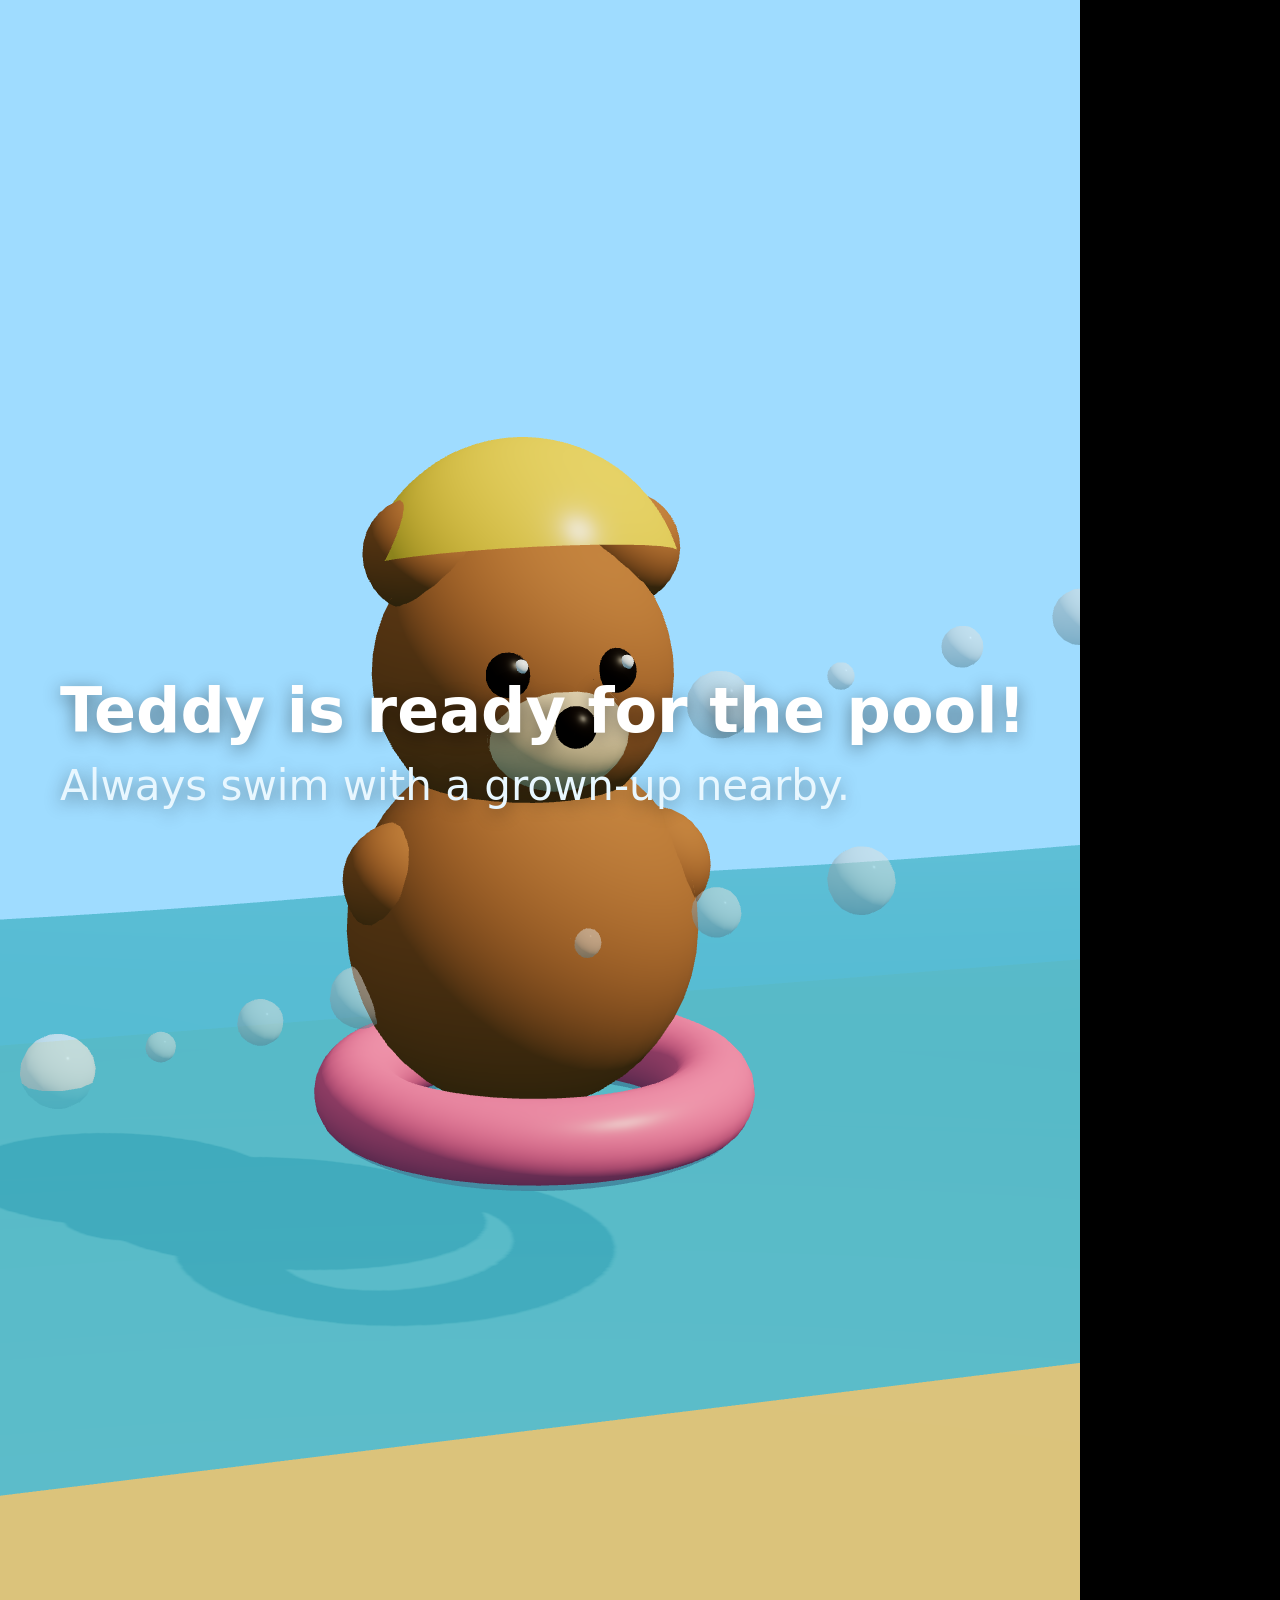
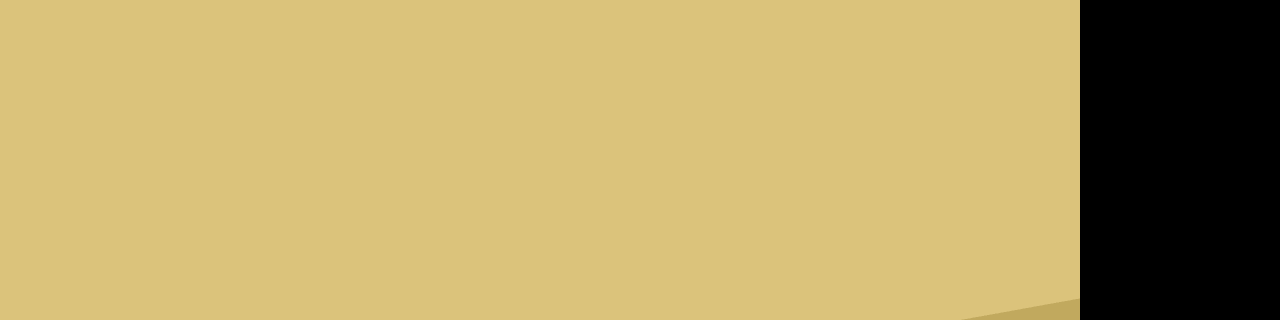
<file: team/production/kids-swim-01/3d/scene3d.html>
<!doctype html>
<html><head><meta charset="utf-8">
<style>
html,body{margin:0;background:#000;overflow:hidden}
#cap{position:fixed;left:0;right:0;bottom:90px;padding:0 60px;font:bold 62px "DejaVu Sans",sans-serif;color:#fff;text-shadow:0 4px 18px rgba(0,0,0,.45)}
#cap small{display:block;font:500 42px "DejaVu Sans",sans-serif;margin-top:14px;color:#e8f7ff}
</style>
<script type="importmap">{"imports":{"three":"./three.module.js"}}</script>
</head><body>
<div id="cap"></div>
<script type="module">
import * as THREE from "three";

const W = 1080, H = 1920;
const renderer = new THREE.WebGLRenderer({ antialias: true, preserveDrawingBuffer: true });
renderer.setSize(W, H);
renderer.setPixelRatio(1);
renderer.shadowMap.enabled = true;
renderer.shadowMap.type = THREE.PCFSoftShadowMap;
renderer.toneMapping = THREE.ACESFilmicToneMapping;
renderer.outputColorSpace = THREE.SRGBColorSpace;
document.body.appendChild(renderer.domElement);

const scene = new THREE.Scene();
scene.background = new THREE.Color("#9fdcff");
scene.fog = new THREE.Fog("#c9efff", 14, 40);

const camera = new THREE.PerspectiveCamera(38, W / H, 0.1, 100);

// Lights: soft sun plus a warm fill so the cartoon colours read well.
const sun = new THREE.DirectionalLight("#fff3d6", 2.3);
sun.position.set(6, 10, 6);
sun.castShadow = true;
sun.shadow.mapSize.set(2048, 2048);
sun.shadow.camera.left = -8; sun.shadow.camera.right = 8;
sun.shadow.camera.top = 8; sun.shadow.camera.bottom = -8;
scene.add(sun);
scene.add(new THREE.HemisphereLight("#dff6ff", "#7fb3c9", 1.2));

// Pool: tiled basin, water surface with animated waves.
const poolFloor = new THREE.Mesh(
  new THREE.BoxGeometry(12, 0.2, 9),
  new THREE.MeshStandardMaterial({ color: "#7fe0f2", roughness: 0.6 })
);
poolFloor.position.set(0, -1.2, 0);
poolFloor.receiveShadow = true;
scene.add(poolFloor);

const water = new THREE.Mesh(
  new THREE.PlaneGeometry(12, 9, 120, 90),
  new THREE.MeshPhysicalMaterial({ color: "#2fb7e0", transparent: true, opacity: 0.72, roughness: 0.15, metalness: 0, clearcoat: 0.6 })
);
water.rotation.x = -Math.PI / 2;
water.position.y = -0.25;
scene.add(water);
const wpos = water.geometry.attributes.position;
const wbase = wpos.array.slice();

// Deck and poolside.
const deck = new THREE.Mesh(new THREE.BoxGeometry(16, 0.4, 3), new THREE.MeshStandardMaterial({ color: "#f2c46d" }));
deck.position.set(0, 0.0, 6.5);
deck.receiveShadow = true;
scene.add(deck);

// Soft cartoon materials.
const fur = new THREE.MeshStandardMaterial({ color: "#b5733a", roughness: 0.85 });
const muzzle = new THREE.MeshStandardMaterial({ color: "#f0cfa0", roughness: 0.9 });
const black = new THREE.MeshStandardMaterial({ color: "#1d130b", roughness: 0.4 });
const white = new THREE.MeshStandardMaterial({ color: "#ffffff", roughness: 0.3 });
const cap = new THREE.MeshStandardMaterial({ color: "#ffd23f", roughness: 0.35 });

// Teddy bear built from soft primitives.
const teddy = new THREE.Group();
const body = new THREE.Mesh(new THREE.SphereGeometry(0.9, 32, 24), fur);
body.scale.set(1, 1.05, 0.9); body.position.y = 0.6; body.castShadow = true;
teddy.add(body);
const head = new THREE.Mesh(new THREE.SphereGeometry(0.75, 32, 24), fur);
head.position.y = 1.9; head.castShadow = true; teddy.add(head);
for (const sx of [-0.52, 0.52]) {
  const ear = new THREE.Mesh(new THREE.SphereGeometry(0.28, 20, 16), fur);
  ear.position.set(sx, 2.5, 0); teddy.add(ear);
  const eye = new THREE.Mesh(new THREE.SphereGeometry(0.11, 16, 12), black);
  eye.position.set(sx * 0.5, 2.0, 0.66); teddy.add(eye);
  const shine = new THREE.Mesh(new THREE.SphereGeometry(0.035, 8, 8), white);
  shine.position.set(sx * 0.5 + 0.04, 2.05, 0.74); teddy.add(shine);
  const arm = new THREE.Mesh(new THREE.SphereGeometry(0.3, 20, 16), fur);
  arm.position.set(sx * 1.25, 0.9, 0.1); arm.castShadow = true; teddy.add(arm);
}
const snout = new THREE.Mesh(new THREE.SphereGeometry(0.35, 24, 16), muzzle);
snout.position.set(0, 1.7, 0.6); snout.scale.set(1, 0.8, 0.7); teddy.add(snout);
const nose = new THREE.Mesh(new THREE.SphereGeometry(0.1, 12, 10), black);
nose.position.set(0, 1.78, 0.9); teddy.add(nose);
const swimCap = new THREE.Mesh(new THREE.SphereGeometry(0.8, 32, 20, 0, Math.PI * 2, 0, Math.PI / 2.4), cap);
swimCap.position.y = 2.25; swimCap.rotation.x = -0.2; teddy.add(swimCap);
scene.add(teddy);

// Float ring.
const ring = new THREE.Mesh(new THREE.TorusGeometry(0.9, 0.22, 20, 48), new THREE.MeshStandardMaterial({ color: "#ff7aa2", roughness: 0.4 }));
ring.rotation.x = Math.PI / 2; ring.position.set(0, -0.1, 0.4);
ring.castShadow = true;
scene.add(ring);

// Rubber duck.
const duck = new THREE.Group();
const dBody = new THREE.Mesh(new THREE.SphereGeometry(0.5, 24, 18), new THREE.MeshStandardMaterial({ color: "#ffcf33", roughness: 0.4 }));
dBody.scale.set(1.2, 0.85, 1); duck.add(dBody);
const dHead = new THREE.Mesh(new THREE.SphereGeometry(0.3, 20, 16), dBody.material);
dHead.position.set(0.35, 0.5, 0); duck.add(dHead);
const beak = new THREE.Mesh(new THREE.ConeGeometry(0.12, 0.3, 14), new THREE.MeshStandardMaterial({ color: "#ff8a00" }));
beak.rotation.z = -Math.PI / 2; beak.position.set(0.7, 0.45, 0); duck.add(beak);
duck.position.set(3.2, -0.1, 1.5);
scene.add(duck);

// Lifeguard chair and a grown-up lifeguard.
const chair = new THREE.Group();
const legMat = new THREE.MeshStandardMaterial({ color: "#ff6b6b" });
for (const [x, z] of [[-0.5, -0.5], [0.5, -0.5], [-0.5, 0.5], [0.5, 0.5]]) {
  const leg = new THREE.Mesh(new THREE.BoxGeometry(0.12, 2.2, 0.12), legMat);
  leg.position.set(x, 1.0, z); chair.add(leg);
}
const seat = new THREE.Mesh(new THREE.BoxGeometry(1.4, 0.15, 1.4), legMat);
seat.position.y = 2.1; chair.add(seat);
chair.position.set(-5, 0, 6.8);
scene.add(chair);
const guard = new THREE.Group();
const gBody = new THREE.Mesh(new THREE.CapsuleGeometry(0.4, 0.9, 8, 16), new THREE.MeshStandardMaterial({ color: "#ff4d4d" }));
gBody.position.y = 1.2; guard.add(gBody);
const gHead = new THREE.Mesh(new THREE.SphereGeometry(0.3, 20, 16), new THREE.MeshStandardMaterial({ color: "#f0c39b" }));
gHead.position.y = 2.1; guard.add(gHead);
guard.position.set(-5, 2.2, 6.8);
scene.add(guard);

// Bubbles.
const bubbles = [];
for (let i = 0; i < 16; i++) {
  const b = new THREE.Mesh(new THREE.SphereGeometry(0.08 + (i % 4) * 0.04, 12, 10),
    new THREE.MeshPhysicalMaterial({ color: "#ffffff", transparent: true, opacity: 0.5, roughness: 0.1 }));
  b.userData = { x: -4 + (i * 0.53) % 8, z: -2 + (i * 0.37) % 4, p: i / 16 };
  scene.add(b); bubbles.push(b);
}

const CAPTIONS = [
  [0, 8, "Teddy is ready for the pool!", "Always swim with a grown-up nearby."],
  [8, 16, "Floating like a little boat.", "Arms out, face up, and breathe slowly."],
  [16, 24, "Kick, kick, splash!", "Small kicks help you move forward."],
  [24, 32, "Great job, Teddy!", "Ask a grown-up to help you practise."],
];
const capEl = document.getElementById("cap");
let lastCap = -1;

function pose(t) {
  if (t < 8) return { x: 0, y: 0.1 + Math.sin(t * 2) * 0.06, z: 0.2, ry: 0 };
  if (t < 16) return { x: 0, y: 0.4 + Math.sin(t * 2) * 0.12, z: 0.2, ry: Math.sin(t) * 0.1 };
  if (t < 24) return { x: Math.sin(t * 3) * 0.6, y: 0.35 + Math.sin(t * 4) * 0.12, z: 0.2, ry: Math.sin(t * 3) * 0.3 };
  const k = Math.min(1, (t - 24) / 6);
  return { x: k * 4.5, y: 0.35 - k * 0.5, z: 0.2 + k * 1.5, ry: k * Math.PI * 0.6 };
}

window.renderFrame = function (t) {
  // Gentle camera orbit so the scene feels alive.
  const ang = -0.35 + Math.sin(t * 0.25) * 0.18;
  camera.position.set(Math.sin(ang) * 11, 4.2 + Math.sin(t * 0.4) * 0.3, 12 + Math.cos(ang) * 1.5);
  camera.lookAt(0, 0.6, 0.5);

  // Water surface waves.
  for (let i = 0; i < wpos.count; i++) {
    const x = wbase[i * 3], z = wbase[i * 3 + 2];
    wpos.array[i * 3 + 1] = wbase[i * 3 + 1] + Math.sin(x * 1.2 + t * 2.2) * 0.05 + Math.cos(z * 1.6 - t * 1.7) * 0.04;
  }
  wpos.needsUpdate = true;
  water.geometry.computeVertexNormals();

  const p = pose(t);
  teddy.position.set(p.x, p.y, p.z);
  teddy.rotation.y = p.ry;
  ring.position.y = -0.1 + Math.sin(t * 2) * 0.05;
  ring.position.x = p.x;
  duck.position.y = -0.1 + Math.sin(t * 3) * 0.06;
  duck.visible = t >= 16;

  for (const b of bubbles) {
    const q = (t * 0.25 + b.userData.p) % 1;
    b.position.set(b.userData.x + Math.sin(t * 2 + b.userData.p * 9) * 0.15, -0.8 + q * 3.2, b.userData.z);
  }

  const idx = CAPTIONS.findIndex(c => t >= c[0] && t < c[1]);
  const c = CAPTIONS[idx === -1 ? CAPTIONS.length - 1 : idx];
  if (idx !== lastCap) {
    capEl.innerHTML = "";
    const h = document.createElement("div"); h.textContent = c[2];
    const s = document.createElement("small"); s.textContent = c[3];
    capEl.append(h, s);
    lastCap = idx;
  }
  renderer.render(scene, camera);
};
window.renderFrame(0);
window.__ready = true;
</script>
</body></html>
</file>
<file: web/styles.css>
/* Radar · reference design (Arabic / English, RTL / LTR) */
:root{
  --bg:#0a0d12; --card:#11161e; --card2:#161c26; --line:rgba(255,255,255,.08);
  --fg:#f1f2f4; --muted:#7f8794; --gold:#d9b15a; --gold2:#b68a2e;
  --up:#2fd08b; --down:#ff6464; --blue:#5aa8ff;
  color-scheme: dark;
}
*{box-sizing:border-box}
html,body{margin:0;background:var(--bg)}
body{color:var(--fg); font-family:Tajawal,"Segoe UI",system-ui,sans-serif; font-size:15px; line-height:1.5;
  background:radial-gradient(600px 400px at 50% -10%,rgba(217,177,90,.08),transparent 60%),var(--bg);
  padding-left:max(0px,env(safe-area-inset-left,0px)); padding-right:max(0px,env(safe-area-inset-right,0px));}
button{font:inherit; cursor:pointer}
button:focus-visible,input:focus-visible,select:focus-visible{outline:2px solid #5aa8ff; outline-offset:2px}
[hidden]{display:none !important}
.phone{max-width:430px; margin:0 auto; min-height:100vh; display:grid; gap:14px; align-content:start; min-width:0;
  padding:max(16px,env(safe-area-inset-top,0px)) max(16px,env(safe-area-inset-right,0px)) 120px max(16px,env(safe-area-inset-left,0px))}
@media (min-width:500px){ body{padding-block:24px} .phone{min-height:auto; border:1px solid var(--line); border-radius:34px; background:#0c1015; box-shadow:0 30px 80px rgba(0,0,0,.5); padding-bottom:120px} }

.top{display:grid; grid-template-columns:auto 1fr auto; align-items:center; gap:10px}
.title{text-align:center; min-width:0}
.title h1{margin:0; font-size:24px; font-weight:800; color:var(--gold)}
.title p{margin:2px 0 0; font-size:12.5px; color:var(--muted)}
.ico{width:40px; height:40px; border-radius:12px; display:grid; place-items:center; background:var(--card); color:var(--fg); border:1px solid var(--line)}
.live{display:flex; align-items:center; gap:7px; background:var(--card); border:1px solid var(--line); border-radius:999px; padding:6px 11px; font-size:12px; color:#cfd3da; font-variant-numeric:tabular-nums; white-space:nowrap}
.live .rf{color:var(--muted); font-size:13px}
.dot{width:7px; height:7px; border-radius:50%; background:var(--up); box-shadow:0 0 8px var(--up)}
.live.off .dot{background:var(--muted); box-shadow:none}

.tickers{display:flex; gap:10px; overflow-x:auto; scrollbar-width:none; padding:2px}
.tickers::-webkit-scrollbar{display:none}
.tk{flex:0 0 auto; min-width:150px; display:flex; flex-direction:column; align-items:flex-start; gap:2px; text-align:start; color:var(--fg); background:var(--card); border:1px solid var(--line); border-radius:14px; padding:10px 13px}
[dir="rtl"] .tk{align-items:flex-end; text-align:right}
.tk .sym{font-size:11px; color:var(--muted); letter-spacing:.04em; order:3}
.tk .px{font-size:16px; font-weight:700; font-variant-numeric:tabular-nums}
.tk .pct{font-size:12px; font-weight:600; color:var(--up); font-variant-numeric:tabular-nums}
.tk .pct.neg{color:var(--down)}
.tk.on{border-color:var(--gold); box-shadow:0 0 0 1px rgba(217,177,90,.35)}

.sec-h{margin:4px 2px -4px; font-size:14px; font-weight:700; color:var(--gold); text-align:start}
.card{background:var(--card); border:1px solid var(--line); border-radius:18px; padding:16px; min-width:0}
.zones-card{padding:12px}
.zgrid{display:grid; grid-template-columns:1fr 1fr; gap:10px}
.z{display:grid; gap:6px; background:var(--card2); border:1px solid var(--line); border-radius:12px; padding:12px 13px; min-width:0; text-align:start}
.z span{font-size:12px; color:var(--muted)}
.z b{font-size:15px; font-weight:700; font-variant-numeric:tabular-nums; overflow-wrap:anywhere}
.down{color:var(--down)} .blue{color:var(--blue)} .gold{color:var(--gold)} .up{color:var(--up)}

.modes{display:grid; grid-template-columns:repeat(3,1fr); gap:8px; background:var(--card); border:1px solid var(--line); border-radius:16px; padding:6px}
.modes button{border:1px solid transparent; background:transparent; color:var(--muted); border-radius:12px; padding:11px 4px; font-size:13.5px; font-weight:700; min-height:44px}
.modes button[aria-selected="true"]{border-color:var(--gold); color:var(--gold); box-shadow:0 0 14px rgba(217,177,90,.18); background:rgba(217,177,90,.06)}

.trend-card{display:grid; gap:10px}
.row{display:flex; justify-content:space-between; align-items:center; gap:8px; font-size:12.5px}
.muted{color:var(--muted); font-size:12px}
.badge{font-weight:700; font-size:13px; padding:5px 12px; border-radius:10px; border:1px solid currentColor; white-space:nowrap}
.badge.sell{color:var(--down); background:rgba(255,100,100,.1)}
.badge.buy{color:var(--up); background:rgba(47,208,139,.1)}
.badge.wait{color:var(--muted)}
.trend{font-size:19px; font-weight:800; line-height:1.3; text-align:start}
.trend.sell{color:var(--down)} .trend.buy{color:var(--up)} .trend.wait{color:var(--fg)}
.bar{height:6px; border-radius:99px; background:#1b2330; position:relative; overflow:hidden}
.bar i{position:absolute; top:0; bottom:0; inset-inline-end:0; width:0; border-radius:99px; background:var(--down); transition:width .5s ease}
.bar i.buy{background:var(--up)}
.asset-row{display:flex; justify-content:space-between; font-size:12px; color:var(--muted)}

.plan{display:grid; grid-template-columns:1fr 1fr; gap:10px}
.plan.tps{grid-template-columns:repeat(3,1fr)}
.pl{background:var(--card); border:1px solid var(--line); border-radius:14px; padding:12px; display:grid; gap:6px; text-align:center; min-width:0}
.pl span{font-size:12px; color:var(--muted)}
.pl b{font-size:16px; font-weight:700; font-variant-numeric:tabular-nums}
.pl.tp b{color:var(--up)}

.analysis-card h2{margin:0 0 10px; font-size:15px; font-weight:700; color:var(--gold); text-align:start}
.levels{display:grid; gap:10px}
.lvl{background:var(--card2); border:1px solid var(--line); border-radius:14px; padding:12px 13px; min-width:0}
.lvl-h{display:flex; align-items:center; gap:8px; justify-content:space-between}
.lvl-n{display:none}
.lvl-h b{font-size:14px; color:var(--gold)}
.lvl-s{font-size:11.5px; font-weight:700; color:var(--muted); border:1px solid var(--line); border-radius:999px; padding:2px 9px; white-space:nowrap}
.lvl-l{margin:8px 0 0; padding-inline-start:18px; display:grid; gap:5px}
.lvl-l li{font-size:13px; line-height:1.6; text-align:start; text-wrap:pretty}

.panel{background:var(--card); border:1px solid var(--line); border-radius:18px; padding:16px; min-width:0}
.panel h2{margin:0 0 10px; font-size:17px; font-weight:700; text-align:start}
.btn{background:linear-gradient(180deg,#e7c26c,#c99a3a); color:#16120a; border:0; border-radius:12px; padding:10px 16px; font-weight:800; min-height:42px}
.field{display:grid; gap:8px; font-size:13px; margin:12px 0; text-align:start}
select,input[type=file]{width:100%; font:inherit; color:var(--fg); background:var(--card2); border:1px solid var(--line); border-radius:12px; padding:10px 12px; min-height:44px}
select option{background:#11161e; color:#eef1f5}
.journal{display:grid; gap:8px; padding-bottom:14px; margin-bottom:12px; border-bottom:1px solid var(--line)}
.journal h2{margin:0}
.toggle{display:flex; align-items:center; gap:10px; font-size:14px; padding:6px 0}
.toggle input{width:20px; height:20px; accent-color:var(--gold)}
.sessions{list-style:none; margin:0 0 10px; padding:0; display:grid; gap:8px}
.sessions li{display:flex; justify-content:space-between; gap:10px; padding:11px 12px; border-radius:12px; background:var(--card2); border:1px solid var(--line)}
.sessions span{font-variant-numeric:tabular-nums; color:var(--muted)}
.disclaimer{color:#5d6470; font-size:11px; text-align:center; margin:2px 8px 0; text-wrap:pretty}

.nav{position:fixed; left:0; right:0; bottom:0; margin:0 auto; max-width:430px; display:grid; grid-template-columns:repeat(5,1fr); padding:10px 6px max(12px,env(safe-area-inset-bottom,0px)); background:rgba(10,13,18,.96); border-top:1px solid var(--line)}
.nav button{background:transparent; border:0; color:var(--muted); display:grid; justify-items:center; gap:4px; font-size:11px; font-weight:600; padding:4px 0; min-height:48px}
.nav button.on{color:var(--gold); font-weight:700}
#app[data-view="analysis"] .panel{display:none}
#app:not([data-view="analysis"]) .main-only{display:none}
@media (prefers-reduced-motion: reduce){ *{animation:none!important; transition:none!important} }

/* ---- Header button, menu drawer, language and account ---- */
.hd{display:grid; grid-template-columns:auto 1fr auto; align-items:center; gap:10px}
.hd .brand{min-width:0}
.ico{width:42px; height:42px; border-radius:14px; display:grid; place-items:center; background:linear-gradient(160deg,#1b2129,#0a0d12); color:var(--fg); border:1px solid var(--line); cursor:pointer; font-size:22px; line-height:1}
.scrim{position:fixed; inset:0; background:rgba(0,0,0,.55); z-index:40}
.drawer{position:fixed; top:0; bottom:0; inset-inline-start:0; width:min(320px,86vw); z-index:50; overflow-y:auto; background:linear-gradient(180deg,#0e141c,#07090c); border-inline-end:1px solid var(--line); padding:18px 16px 28px; display:grid; gap:14px; align-content:start; box-shadow:0 0 60px rgba(0,0,0,.6)}
.dr-head{display:flex; justify-content:space-between; align-items:center}
.dr-sec{display:grid; gap:9px; padding-top:12px; border-top:1px solid var(--line)}
.dr-label{font-size:10.5px; letter-spacing:.14em; color:var(--gold); font-weight:700; text-transform:uppercase}
.dr-item{width:100%; text-align:start; background:var(--card2); color:var(--fg); border:1px solid var(--line); border-radius:12px; padding:11px 12px; min-height:44px}
.signin{display:grid; gap:8px}
.signin input{font:inherit; color:var(--fg); background:var(--card2); border:1px solid var(--line); border-radius:12px; padding:10px 12px; min-height:44px; width:100%}
.ghost{background:transparent; color:var(--fg); border:1px solid var(--line); border-radius:12px; padding:10px 14px; min-height:42px}
.seg2{display:grid; grid-template-columns:1fr 1fr; gap:6px; padding:4px; border-radius:14px; background:rgba(255,255,255,.03); border:1px solid var(--line)}
.seg2 button{background:transparent; color:var(--muted); border:0; border-radius:10px; padding:10px; min-height:42px; font-weight:600}
.seg2 button[aria-pressed="true"]{background:linear-gradient(180deg,#f3c968,#d9a23c); color:#14100a; font-weight:700}
.toggle{display:flex; align-items:center; gap:10px; font-size:14px; padding:6px 0}
.toggle input{width:20px; height:20px; accent-color:#e8b44a}
.sessions{list-style:none; margin:0 0 10px; padding:0; display:grid; gap:8px}
.sessions li{display:flex; justify-content:space-between; gap:10px; padding:11px 12px; border-radius:12px; background:var(--card2); border:1px solid var(--line)}
.sessions span{font-variant-numeric:tabular-nums; color:var(--muted)}
/* Arabic: right-to-left, Arabic-friendly font */
html[dir="rtl"] body, html[dir="rtl"] .phone, html[dir="rtl"] .wordmark{font-family:Tajawal,"Segoe UI",system-ui,sans-serif}
html[dir="rtl"] .wordmark{letter-spacing:.04em}
html[dir="rtl"] .lvl-s{margin-inline-start:auto}
html[dir="rtl"] .lvl-l{padding-inline-start:18px}
html[dir="rtl"] .tk{text-align:right}

/* ---- Welcome screen shown on every open ---- */
.welcome{position:fixed; inset:0; z-index:70; display:grid; place-items:center; padding:24px 18px;
  background:radial-gradient(520px 360px at 105% -8%,rgba(232,180,74,.16),transparent 62%),linear-gradient(180deg,#0c1015,#06080b)}
.wel-card{width:min(360px,100%); display:grid; gap:14px; justify-items:center; text-align:center}
.wel-logo{border-radius:24px; box-shadow:0 0 0 1px rgba(232,180,74,.35),0 16px 40px rgba(232,180,74,.18)}
.wel-title{margin:0; font-size:22px}
.wel-sub{margin:0; color:var(--muted); font-size:14px}
.wel-lang{width:100%}
#wel-new,#wel-back{width:100%; display:grid; gap:10px}
#wel-back[hidden]{display:none !important}
.wel-hi{margin:0; font-size:16px; font-weight:600}
.wel-hint{margin:0; font-size:12px}
.row-btns{display:flex; gap:8px; flex-wrap:wrap}
.row-btns .btn,.row-btns .ghost{flex:1}

/* ---- Arabic look: matches the "رادار الأسواق" reference screen ---- */
html[dir="rtl"] body{background:radial-gradient(600px 380px at 50% -10%,rgba(217,165,58,.10),transparent 60%),linear-gradient(180deg,#0b0f15,#06080b)}
html[dir="rtl"] .wordmark{font-family:Tajawal,"Segoe UI",sans-serif; font-size:24px; font-weight:800; letter-spacing:0; background:linear-gradient(90deg,#f6d27a,#d9a53a); -webkit-background-clip:text; background-clip:text; color:transparent}
html[dir="rtl"] .tag{font-family:Tajawal,sans-serif; letter-spacing:0; font-size:12px; color:#8c8a82}
html[dir="rtl"] .live{font-family:Tajawal,sans-serif}
html[dir="rtl"] .tk{text-align:right; border-color:rgba(217,165,58,.28)}
html[dir="rtl"] .tk.on,html[dir="rtl"] .tk.gold{border:1.5px solid #d9a53a; box-shadow:0 0 18px rgba(217,165,58,.18)}
html[dir="rtl"] .tk .sym{font-family:Tajawal,sans-serif}
html[dir="rtl"] .tabs{background:rgba(255,255,255,.02)}
html[dir="rtl"] .tabs button{font-family:Tajawal,sans-serif; font-size:14px}
html[dir="rtl"] .tabs button[aria-selected="true"]{background:linear-gradient(180deg,#e4b452,#b8842a)}
html[dir="rtl"] .card,html[dir="rtl"] .z,html[dir="rtl"] .pl{border-color:rgba(217,165,58,.22)}
html[dir="rtl"] .trend{font-family:Tajawal,sans-serif; font-weight:800; font-size:22px}
html[dir="rtl"] .badge{font-family:Tajawal,sans-serif}
html[dir="rtl"] .z span{font-family:Tajawal,sans-serif; font-size:11.5px; color:#c9b27a}
html[dir="rtl"] .z b{font-family:Tajawal,sans-serif; font-size:16px}
html[dir="rtl"] .sec-title{font-family:Tajawal,sans-serif; font-size:17px; font-weight:800; color:#e4b452; margin:6px 2px 0; text-align:right}
html[dir="rtl"] .lvl{border-color:rgba(217,165,58,.25); background:rgba(14,18,25,.9)}
html[dir="rtl"] .lvl-l li{font-family:Tajawal,sans-serif; font-size:13.5px}
html[dir="rtl"] .nav{background:rgba(7,9,12,.94); border-top-color:rgba(217,165,58,.25)}
html[dir="rtl"] .nav button{font-family:Tajawal,sans-serif; font-size:12px}
html[dir="rtl"] .nav button.on{color:#e4b452}
html[dir="rtl"] .nav button.on svg{filter:drop-shadow(0 0 6px rgba(217,165,58,.6))}
html[dir="rtl"] .entry{background:linear-gradient(180deg,rgba(217,165,58,.10),rgba(255,255,255,.006))}
html[dir="rtl"] .eyebrow{font-family:Tajawal,sans-serif; letter-spacing:0; font-size:12px}

/* ---- Welcome screen shown on every open ---- */
.welcome{position:fixed; inset:0; z-index:70; display:grid; place-items:center; padding:24px 18px;
  background:radial-gradient(520px 360px at 105% -8%,rgba(232,180,74,.16),transparent 62%),linear-gradient(180deg,#0c1015,#06080b)}
.wel-card{width:min(360px,100%); display:grid; gap:14px; justify-items:center; text-align:center}
.wel-logo{border-radius:24px; box-shadow:0 0 0 1px rgba(232,180,74,.35),0 16px 40px rgba(232,180,74,.18)}
.wel-title{margin:0; font-size:22px}
.wel-sub{margin:0; color:var(--muted); font-size:14px}
.wel-lang{width:100%}
#wel-new,#wel-back{width:100%; display:grid; gap:10px}
#wel-back[hidden]{display:none !important}
.wel-hi{margin:0; font-size:16px; font-weight:600}
.wel-hint{margin:0; font-size:12px}
.row-btns{display:flex; gap:8px; flex-wrap:wrap}
.row-btns .btn,.row-btns .ghost{flex:1}

/* ---- Arabic look: matches the "رادار الأسواق" reference screen ---- */
html[dir="rtl"] body{background:radial-gradient(600px 380px at 50% -10%,rgba(217,165,58,.10),transparent 60%),linear-gradient(180deg,#0b0f15,#06080b)}
html[dir="rtl"] .wordmark{font-family:Tajawal,"Segoe UI",sans-serif; font-size:24px; font-weight:800; letter-spacing:0; background:linear-gradient(90deg,#f6d27a,#d9a53a); -webkit-background-clip:text; background-clip:text; color:transparent}
html[dir="rtl"] .tag{font-family:Tajawal,sans-serif; letter-spacing:0; font-size:12px; color:#8c8a82}
html[dir="rtl"] .live{font-family:Tajawal,sans-serif}
html[dir="rtl"] .tk{text-align:right; border-color:rgba(217,165,58,.28)}
html[dir="rtl"] .tk.on,html[dir="rtl"] .tk.gold{border:1.5px solid #d9a53a; box-shadow:0 0 18px rgba(217,165,58,.18)}
html[dir="rtl"] .tk .sym{font-family:Tajawal,sans-serif}
html[dir="rtl"] .tabs{background:rgba(255,255,255,.02)}
html[dir="rtl"] .tabs button{font-family:Tajawal,sans-serif; font-size:14px}
html[dir="rtl"] .tabs button[aria-selected="true"]{background:linear-gradient(180deg,#e4b452,#b8842a)}
html[dir="rtl"] .card,html[dir="rtl"] .z,html[dir="rtl"] .pl{border-color:rgba(217,165,58,.22)}
html[dir="rtl"] .trend{font-family:Tajawal,sans-serif; font-weight:800; font-size:22px}
html[dir="rtl"] .badge{font-family:Tajawal,sans-serif}
html[dir="rtl"] .z span{font-family:Tajawal,sans-serif; font-size:11.5px; color:#c9b27a}
html[dir="rtl"] .z b{font-family:Tajawal,sans-serif; font-size:16px}
html[dir="rtl"] .sec-title{font-family:Tajawal,sans-serif; font-size:17px; font-weight:800; color:#e4b452; margin:6px 2px 0; text-align:right}
html[dir="rtl"] .lvl{border-color:rgba(217,165,58,.25); background:rgba(14,18,25,.9)}
html[dir="rtl"] .lvl-l li{font-family:Tajawal,sans-serif; font-size:13.5px}
html[dir="rtl"] .nav{background:rgba(7,9,12,.94); border-top-color:rgba(217,165,58,.25)}
html[dir="rtl"] .nav button{font-family:Tajawal,sans-serif; font-size:12px}
html[dir="rtl"] .nav button.on{color:#e4b452}
html[dir="rtl"] .nav button.on svg{filter:drop-shadow(0 0 6px rgba(217,165,58,.6))}
html[dir="rtl"] .entry{background:linear-gradient(180deg,rgba(217,165,58,.10),rgba(255,255,255,.006))}
html[dir="rtl"] .eyebrow{font-family:Tajawal,sans-serif; letter-spacing:0; font-size:12px}

.row-btns{display:flex; gap:8px; flex-wrap:wrap}
.row-btns .btn,.row-btns .ghost{flex:1}

/* ---- Arabic look: matches the "رادار الأسواق" reference screen ---- */
html[dir="rtl"] body{background:radial-gradient(600px 380px at 50% -10%,rgba(217,165,58,.10),transparent 60%),linear-gradient(180deg,#0b0f15,#06080b)}
html[dir="rtl"] .wordmark{font-family:Tajawal,"Segoe UI",sans-serif; font-size:24px; font-weight:800; letter-spacing:0; background:linear-gradient(90deg,#f6d27a,#d9a53a); -webkit-background-clip:text; background-clip:text; color:transparent}
html[dir="rtl"] .tag{font-family:Tajawal,sans-serif; letter-spacing:0; font-size:12px; color:#8c8a82}
html[dir="rtl"] .live{font-family:Tajawal,sans-serif}
html[dir="rtl"] .tk{text-align:right; border-color:rgba(217,165,58,.28)}
html[dir="rtl"] .tk.on,html[dir="rtl"] .tk.gold{border:1.5px solid #d9a53a; box-shadow:0 0 18px rgba(217,165,58,.18)}
html[dir="rtl"] .tk .sym{font-family:Tajawal,sans-serif}
html[dir="rtl"] .tabs{background:rgba(255,255,255,.02)}
html[dir="rtl"] .tabs button{font-family:Tajawal,sans-serif; font-size:14px}
html[dir="rtl"] .tabs button[aria-selected="true"]{background:linear-gradient(180deg,#e4b452,#b8842a)}
html[dir="rtl"] .card,html[dir="rtl"] .z,html[dir="rtl"] .pl{border-color:rgba(217,165,58,.22)}
html[dir="rtl"] .trend{font-family:Tajawal,sans-serif; font-weight:800; font-size:22px}
html[dir="rtl"] .badge{font-family:Tajawal,sans-serif}
html[dir="rtl"] .z span{font-family:Tajawal,sans-serif; font-size:11.5px; color:#c9b27a}
html[dir="rtl"] .z b{font-family:Tajawal,sans-serif; font-size:16px}
html[dir="rtl"] .sec-title{font-family:Tajawal,sans-serif; font-size:17px; font-weight:800; color:#e4b452; margin:6px 2px 0; text-align:right}
html[dir="rtl"] .lvl{border-color:rgba(217,165,58,.25); background:rgba(14,18,25,.9)}
html[dir="rtl"] .lvl-l li{font-family:Tajawal,sans-serif; font-size:13.5px}
html[dir="rtl"] .nav{background:rgba(7,9,12,.94); border-top-color:rgba(217,165,58,.25)}
html[dir="rtl"] .nav button{font-family:Tajawal,sans-serif; font-size:12px}
html[dir="rtl"] .nav button.on{color:#e4b452}
html[dir="rtl"] .nav button.on svg{filter:drop-shadow(0 0 6px rgba(217,165,58,.6))}
html[dir="rtl"] .entry{background:linear-gradient(180deg,rgba(217,165,58,.10),rgba(255,255,255,.006))}
html[dir="rtl"] .eyebrow{font-family:Tajawal,sans-serif; letter-spacing:0; font-size:12px}


/* ---- Closer match to the reference ---- */
.top{grid-template-columns:auto 1fr auto}
.title{text-align:center}
.live{background:#0f141b; border-color:rgba(255,255,255,.1)}
.tickers{gap:10px}
.tk{flex:0 0 auto; min-width:0; flex-direction:row; align-items:center; gap:8px; border-radius:999px; padding:10px 16px; background:#0f141b}
.tk .pct{order:0; font-size:12.5px}
.tk .px{order:1; font-size:15px}
.tk .sym{order:2; font-size:11px}
.tk .sym{display:none}
.tk.on{border-color:var(--gold); box-shadow:0 0 0 1px rgba(217,177,90,.25)}
.tk-name{font-size:11px; color:var(--muted)}
.modes{background:transparent; border:0; padding:0; gap:8px}
.modes button{border:1px solid var(--line); background:#0f141b; color:#aab1bd; border-radius:12px; font-size:13px}
.modes button[aria-selected="true"]{border:1px solid var(--gold); background:rgba(217,177,90,.06); color:var(--gold); box-shadow:none}
.trend-card{background:linear-gradient(180deg,#131a23,#0f141b)}
.badge.sell{border-color:rgba(255,100,100,.6); background:rgba(255,100,100,.08); color:#ff7b7b; font-size:12.5px; padding:4px 12px}
.badge.buy{border-color:rgba(47,208,139,.6); background:rgba(47,208,139,.08); color:#41e2a0}
.trend{font-size:21px; font-weight:800}
.bar{height:5px}
.bar i{background:var(--down)}
.plan .pl{background:#0f141b}
.pl.tp{background:#0f141b}
.analysis-card{background:#0f141b}
.analysis-card h2{text-align:center; font-size:15px; color:var(--gold); margin-bottom:12px}
.lvl{background:transparent; border:0; border-bottom:1px solid var(--line); border-radius:0; padding:12px 2px}
.lvl:last-child{border-bottom:0}
.lvl-h b{font-size:14px}
.lvl:nth-child(1) .lvl-h b, .lvl:nth-child(3) .lvl-h b{color:#6fb4ff}
.lvl:nth-child(2) .lvl-h b{color:var(--gold)}
.lvl-s{display:none}
.lvl-l{list-style:none; padding:0; gap:6px}
.lvl-l li{color:#d8dce3; font-size:13px; line-height:1.75}
.lvl-l li::before{content:none}
.nav button.on{color:var(--gold)}

/* ---- Reference fine-tuning ---- */
.tickers{direction:ltr}
.tk{direction:rtl}
.tk .sym{display:inline; order:2; font-size:11.5px; color:var(--muted)}
.tk .px{font-size:16px}
.lvl-p{margin:8px 0 0; font-size:13.5px; line-height:1.9; color:#c9ced8; text-align:start; text-wrap:pretty}
.zones-card{background:#0f141b; border-color:rgba(255,255,255,.08)}
.z{background:#0d131a; border-color:rgba(120,140,170,.25)}
.plan .pl,.pl.tp{border-color:rgba(120,140,170,.25)}

.tk.gold{border-color:var(--gold); box-shadow:0 0 0 1px rgba(217,177,90,.25)}
.tk.gold .px{color:#f4f5f7}
.tk.gold .pct{color:var(--up)}

/* ---- Palette from the original app screenshots ---- */
:root{ --bg:#070d17; --card:#0b1424; --card2:#0c1830; --line:rgba(70,120,200,.42); --muted:#8c99ad; --gold:#e8c35a; }
body{background:#070d17}
.phone{background:#070d17}
.tk{background:#0b1830; border:1.5px solid rgba(70,120,200,.55)}
.tk.gold{border:2px solid #e8c35a; box-shadow:0 0 14px rgba(232,195,90,.22)}
.tk .pct{color:#2fd08b}
.sec-h{color:#e8c35a}
.zones-card{background:#0b1424; border:1.5px solid rgba(232,195,90,.55); border-radius:20px}
.z{background:#0b1830; border:1.5px solid rgba(70,120,200,.5)}
.z span{color:#e8c35a}
.z b.down{color:#ff6b6b} .z b.blue{color:#4f9bff}
.modes{background:transparent; border:0}
.modes button{background:#0b1830; border:1.5px solid rgba(70,120,200,.5); color:#b9c4d6; border-radius:12px}
.modes button[aria-selected="true"]{background:#0b1830; border:1.5px solid #e8c35a; color:#e8c35a; box-shadow:0 0 14px rgba(232,195,90,.2)}
.trend-card{background:#0b1424; border:1.5px solid rgba(232,195,90,.45); border-radius:20px}
.badge.sell{background:#e0474c; color:#fff; border:0; border-radius:8px; padding:6px 12px; font-weight:800}
.badge.buy{background:#1fb27a; color:#fff; border:0; border-radius:8px; padding:6px 12px; font-weight:800}
.trend{color:#ffffff}
.bar{background:#0b1830}
.bar i{background:#ff5d5d}
.bar i.buy{background:#2fd08b}
.pl{background:#0b1424; border:1.5px solid rgba(70,120,200,.5); border-radius:14px}
.pl.sl, #p-sl{color:#ff6b6b}
.plan:not(.tps) .pl:first-child{border-color:rgba(255,80,80,.7)}
.plan:not(.tps) .pl:last-child{border-color:rgba(232,195,90,.8)}
.pl.tp{border-color:rgba(47,208,139,.6)}
.pl.tp b{color:#2fd08b}
.analysis-card{background:#0b1424; border:1.5px solid rgba(232,195,90,.55); border-radius:20px}
.analysis-card h2{color:#e8c35a}
.lvl-h b{font-weight:800}
.lvl:nth-child(1) .lvl-h b{color:#2fd08b}
.lvl:nth-child(2) .lvl-h b{color:#e8c35a}
.lvl:nth-child(3) .lvl-h b{color:#4f9bff}
.lvl-p{color:#e6eaf2}
.nav{background:#070d17; border-top:1px solid rgba(70,120,200,.35)}
.nav button.on{background:linear-gradient(180deg,#f0cc6e,#d4a037); color:#15110a; border-radius:16px; margin:0 6px}
.nav button.on svg{stroke:#15110a}
.live{background:#0b1830; border:1.5px solid rgba(70,120,200,.5)}

/* ---- Live chart ---- */
.chart-card{background:#0b1424; border:1.5px solid rgba(232,195,90,.55); border-radius:20px; padding:14px}
.gold-t{color:#e8c35a; font-weight:800; font-size:14px}
#chart{display:block; margin-top:8px; height:auto}
.legend{display:flex; flex-wrap:wrap; gap:6px 12px; margin-top:8px; font-size:11px; color:var(--muted)}
.legend .lg{display:inline-block; width:10px; height:3px; margin-inline-end:5px; vertical-align:middle; border-radius:2px}
.chart-read{margin:10px 0 0; font-size:12.5px; color:#c9d2e0; line-height:1.7; text-align:start}
.live-ring{animation:liveRing 1.4s ease-out infinite; transform-box:fill-box; transform-origin:center}
@keyframes liveRing{0%{transform:scale(.6); opacity:.9}100%{transform:scale(2.4); opacity:0}}
@media (prefers-reduced-motion: reduce){ .live-ring{animation:none} }

/* ---- Chart layer controls (gold) ---- */
.ctl{display:flex; gap:8px; justify-content:center; flex-wrap:wrap; margin-top:10px}
.ctl button{background:#0b1830; color:#e8c35a; border:1.5px solid rgba(232,195,90,.6); border-radius:999px; padding:6px 14px; font-size:12px; font-weight:700; cursor:pointer; min-height:34px}
.ctl button[aria-pressed="true"]{background:linear-gradient(180deg,#f0cc6e,#d4a037); color:#15110a; border-color:#f0cc6e}

/* ---- Moving live chart ---- */
.march{animation:march 1s linear infinite}
@keyframes march{to{stroke-dashoffset:-14}}
@media (prefers-reduced-motion: reduce){ .march{animation:none} }

/* ---- Chart source tabs and TradingView ---- */
.src-tabs{display:grid; grid-template-columns:1fr 1fr; gap:6px; background:#0b1830; border:1.5px solid rgba(70,120,200,.5); border-radius:12px; padding:4px; margin-top:8px}
.src-tabs button{border:0; background:transparent; color:#b9c4d6; border-radius:9px; padding:8px; font-weight:700; font-size:13px; min-height:36px}
.src-tabs button[aria-selected="true"]{background:linear-gradient(180deg,#f0cc6e,#d4a037); color:#15110a}
.tv{margin-top:8px; border-radius:14px; overflow:hidden; border:1.5px solid rgba(70,120,200,.5); min-height:420px; color:#c9d2e0; padding:12px}
/* keep the bottom navigation above chart canvases */
.nav{z-index:45; isolation:isolate}
.lw canvas, .lw-rsi canvas{position:relative; z-index:1}
.trend.note{font-size:14px; font-weight:600; color:var(--muted); line-height:1.6}

/* ---- News and economic calendar ---- */
.mt{margin-top:18px}
.econ{display:grid; gap:10px; margin-bottom:10px}
.econ h2{margin:0}
.ev{background:#0b1830; border:1.5px solid rgba(70,120,200,.45); border-radius:14px; padding:12px; display:grid; gap:8px}
.ev-h{display:flex; justify-content:space-between; align-items:center; gap:8px}
.ev-h b{font-size:14px}
.ev-m{font-size:12px}
.ev-v{display:grid; grid-template-columns:repeat(3,1fr); gap:8px; text-align:center}
.ev-v span{display:block; font-size:11px}
.ev-v b{font-size:14px; font-variant-numeric:tabular-nums}
.imp{font-size:11px; font-weight:800; padding:3px 9px; border-radius:999px; white-space:nowrap}
.imp-high{background:rgba(255,100,100,.15); color:#ff7b7b; border:1px solid rgba(255,100,100,.6)}
.imp-medium{background:rgba(232,195,90,.12); color:#e8c35a; border:1px solid rgba(232,195,90,.6)}
.imp-low{background:transparent; color:var(--muted); border:1px solid var(--line)}
.newslist{display:grid; gap:8px}
.nw{display:grid; gap:4px; background:#0b1830; border:1.5px solid rgba(70,120,200,.45); border-radius:14px; padding:12px; color:var(--fg); text-decoration:none}
.nw b{font-size:14px; line-height:1.5}
.nw span{font-size:11.5px}
</file>
